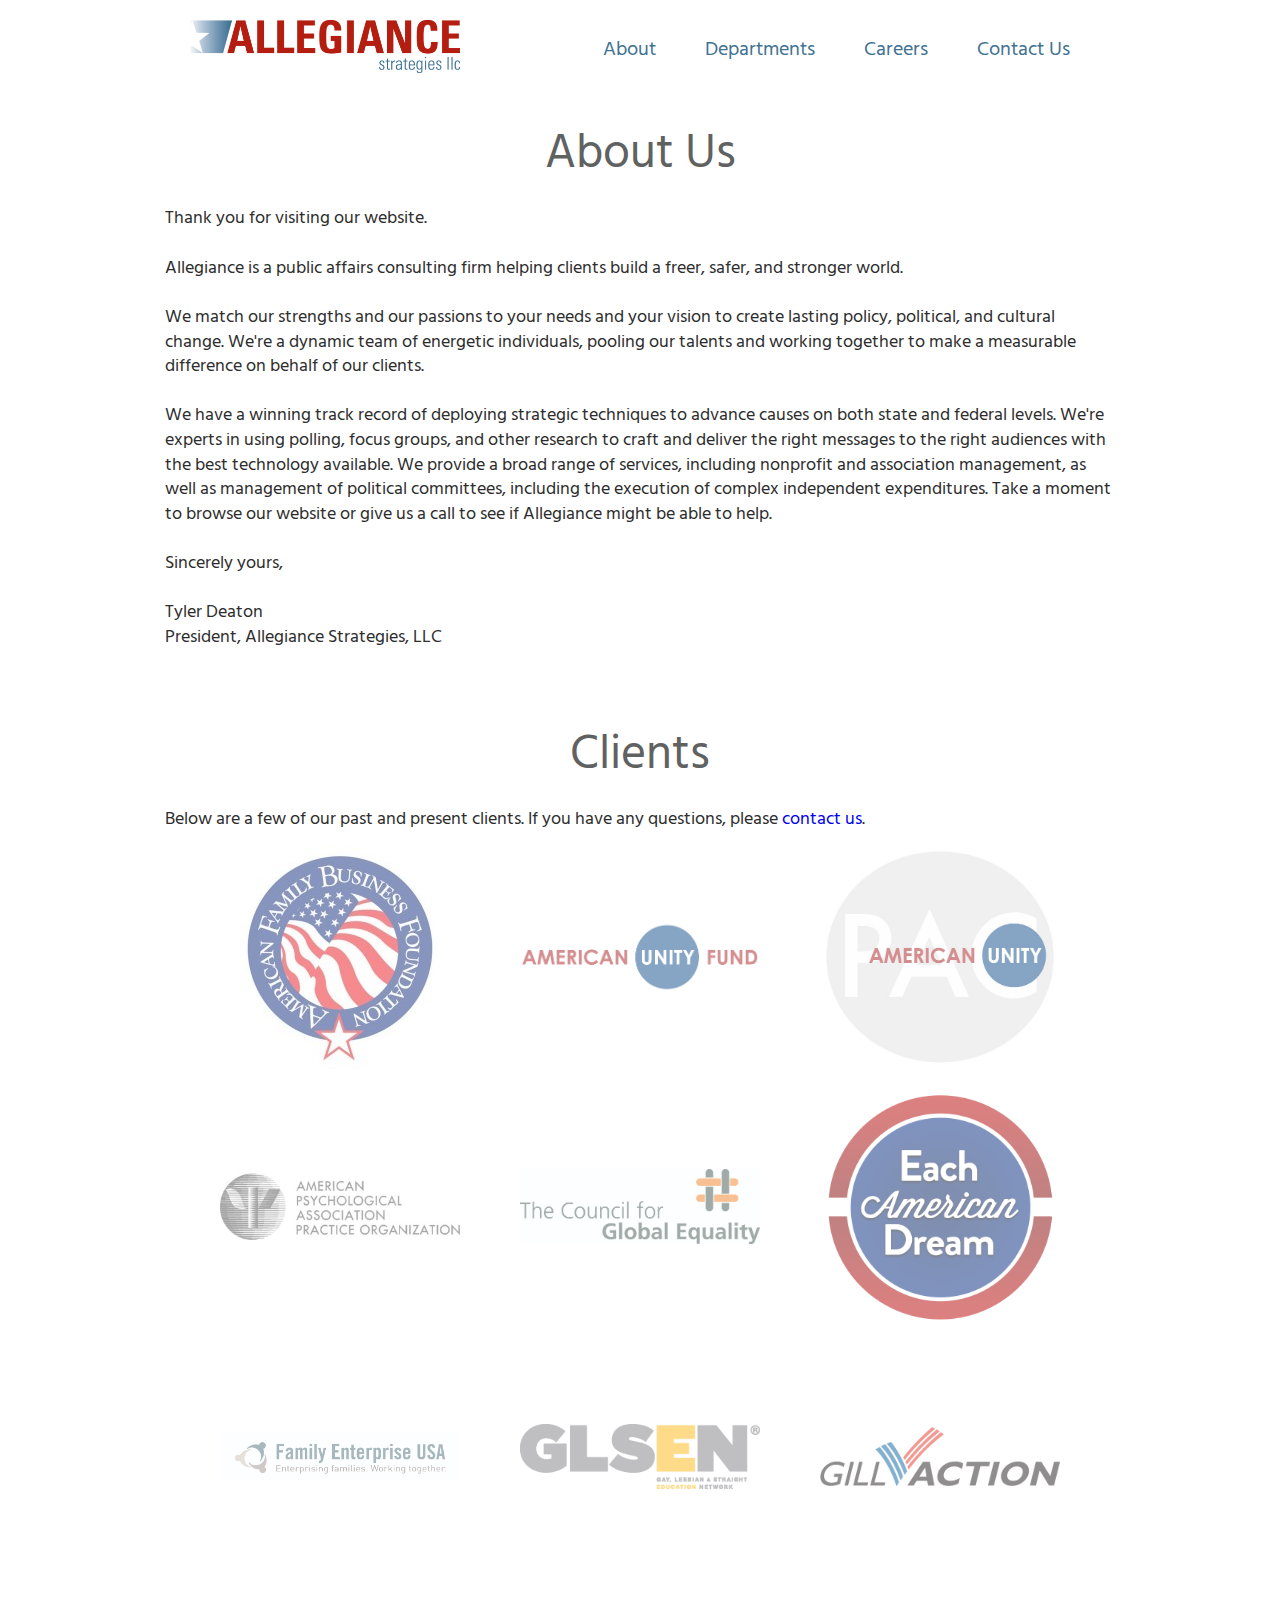
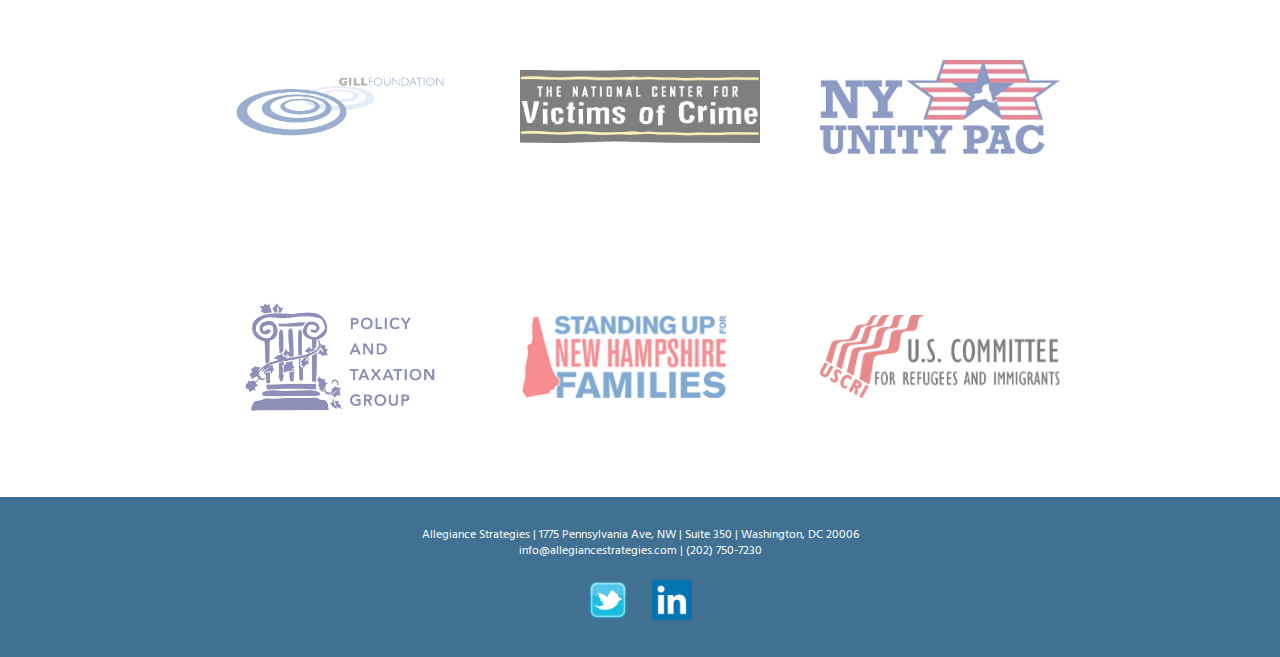
<file: about.html>
<!DOCTYPE html>
<html lang="en">
	<head>
    	<meta charset="utf-8">
    	<meta name="description" content="Allegiance Strategies, LLC is a niche public affairs consulting firm focused on helping clients achieve a pro-growth, competitive, and inclusive America.">

		<title>About Us</title>
		<link href='https://fonts.googleapis.com/css?family=Hind+Siliguri:400,700,500' rel='stylesheet' type='text/css'>
		<link rel="icon" type="image/png" href="images/allstrat_logo_favicon.png">
		<meta name="viewport" content="width=device-width, initial-scale=1">
		<!-- external CSS link -->
		<link rel="stylesheet" href="css/reset.css">
		<link rel="stylesheet" href="css/style.css">
	</head>
	<body>
		<div class="container">
				<header>
					<a id="logo" href="index.html"><img src="images/allstrat_logo.png" alt="Allegiance Logo"></a>
					<nav>
						<ul class="main_menu">
							<li class="hamburger"><div class="line"></div><div class="line"></div><div class="line"></div></li>
							<li><a href="about.html" alt="about" class="dropdown">About</a>
								<ul>
									<a href="our.team.html"><li class="sub">Our Team</li></a>
								</ul>
							</li>
							<li>
								<a class="dropdown">Departments</a>
								<ul>
									<a href="advocacy.html"><li class="sub">Advocacy</li></a>
									<a href="development.html"><li class="sub">Development</li></a>
									<a href="digital.html"><li class="sub">Digital</li></a>
									<a href="events.html"><li class="sub">Events</li></a>
								</ul>
							</li>
							<li><a href="careers.html">Careers</a></li>
							<li><a href="contact.us.html">Contact Us</a></li>
							
						</ul>

					</nav>

				</header>

	<div class="body_about">
		<section id="AllStrat_description">
			<h1>About Us</h1>
			<p>Thank you for visiting our website. <br><br>Allegiance is a public affairs consulting firm helping clients build a freer, safer, and stronger world.<br><br>

We match our strengths and our passions to your needs and your vision to create lasting policy, political, and cultural change. We're a dynamic team of energetic individuals, pooling our talents and working together to make a measurable difference on behalf of our clients. <br><br>
 
We have a winning track record of deploying strategic techniques to advance causes on both state and federal levels. We're experts in using polling, focus groups, and other research to craft and deliver the right messages to the right audiences with the best technology available. We provide a broad range of services, including nonprofit and association management, as well as management of political committees, including the execution of complex independent expenditures. Take a moment to browse our website or give us a call to see if Allegiance might be able to help.<br><br>

Sincerely yours,<br><br>

Tyler Deaton<br>
President, Allegiance Strategies, LLC</p>
		</section>
		<section id="clients">
			<h1>Clients</h1>
			<p>Below are a few of our past and present clients. If you have any questions, please <a href="contact.us.html">contact us</a>.</p>
			<section id="descriptions">

				<div class="client_description">
					<img src="images/client logos/AFBF_logo.jpg" alt="American Family Business Foundation logo">
				</div>

				<div class="client_description">
					<img src="images/client logos/AUF_Logo_HighRes.jpg" alt="AUF logo">
				</div>

				<div class="client_description">
					<img src="images/client logos/AUPAC logo.jpeg" alt="AUPAC logo">
				</div>

				<div class="client_description">
					<img src="images/client logos/APAPO_logo.gif" alt="APAPO logo">
				</div>

				<div class="client_description">
					<img src="images/client logos/CGE_logo.jpg" alt="Council for Global Equality logo">
				</div>

				<div class="client_description">
					<img src="images/client logos/EAD logo revised sizable.png" alt="EAD logo">
				</div>

				<div class="client_description">
					<img src="images/client logos/FEUSA Logo .jpg" alt="FEUSA logo">
				</div>

				<div class="client_description">
					<img src="images/client logos/GLSEN_logo.png" alt="GLSEN logo">
				</div>

				<div class="client_description">
					<img src="images/client logos/GillAction_logo.jpg" alt="Gill Action logo">
				</div>

				<div class="client_description">
					<img src="images/client logos/gill_logo.jpg" alt="Gill Foundation logo">
				</div>

				<div class="client_description">
					<img src="images/client logos/NCVC_logo.png" alt="National Center for Victims of Crime logo">
				</div>

				<div class="client_description">
					<img src="images/client logos/NYUP_logo.png" alt="New York Unity PAC logo">
				</div>

				<div class="client_description">
					<img src="images/client logos/PaTG_LOGO_blue.jpg" alt="PATG logo">
				</div>

				<div class="client_description">
					<img src="images/client logos/standing-up-for-nh-families_logo.png" alt="Standing Up for New Hampshire Families logo">
				</div>
				
				<div class="client_description">
					<img src="images/client logos/USCRI-Logo.png" alt="USCRI logo">
				</div>

			</section>
			</section>
		
	</div>

		
</div>
<footer>
			<div class="container">
				<h4>Allegiance Strategies  |  1775 Pennsylvania Ave, NW  |  Suite 350  |  Washington, DC 20006<br> info@allegiancestrategies.com  |  (202) 750-7230</h4>
				<a href="http://www.twitter.com/allstratllc"><img src="images/twitter.png" alt="twitter"></a>
				<a href="https://www.linkedin.com/company/allegiance-strategies-llc"><img src="images/LinkedIn.png"></a>
			</div>
		</footer>

				<script src="https://ajax.googleapis.com/ajax/libs/jquery/1.12.0/jquery.min.js"></script>
			    <script src="https://maxcdn.bootstrapcdn.com/bootstrap/3.3.6/js/bootstrap.min.js"></script>
							
				<script src="js/scripts.js" type="text/javascript"></script>
</body>
</html>
</file>
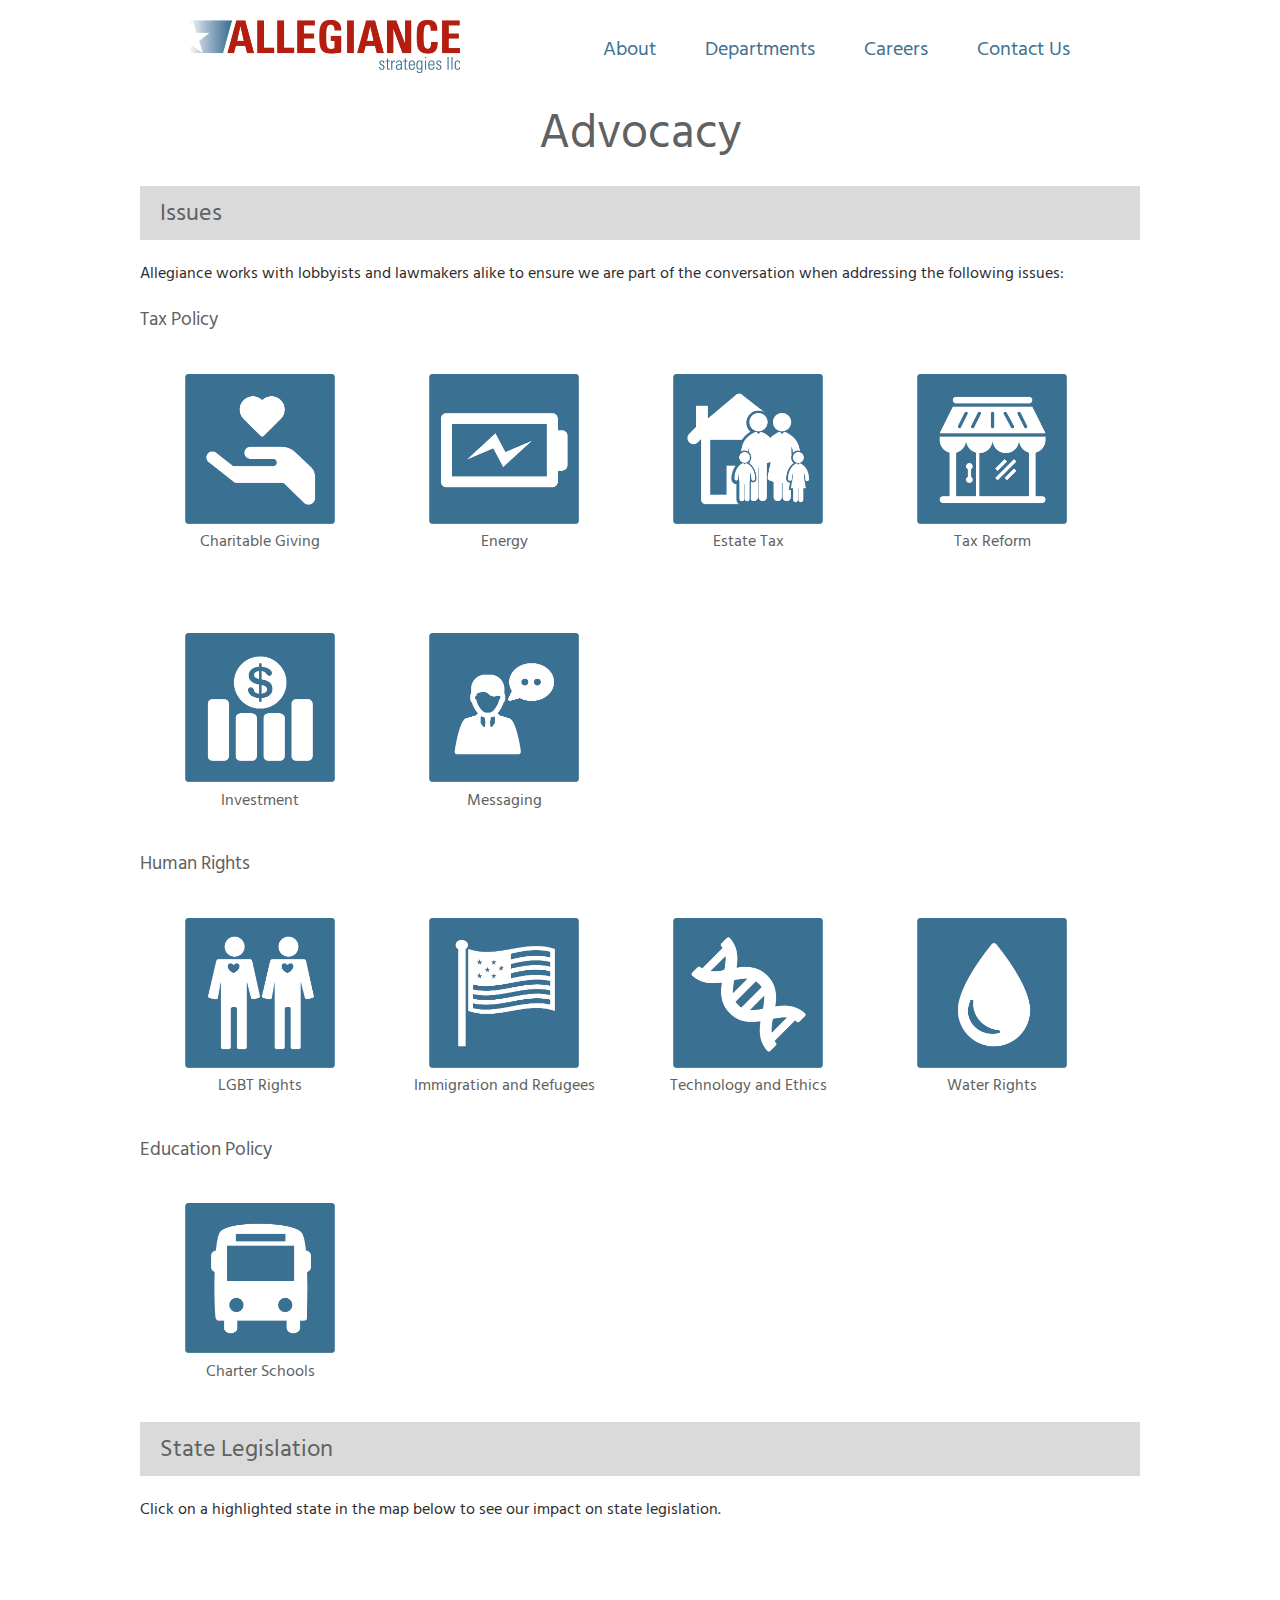
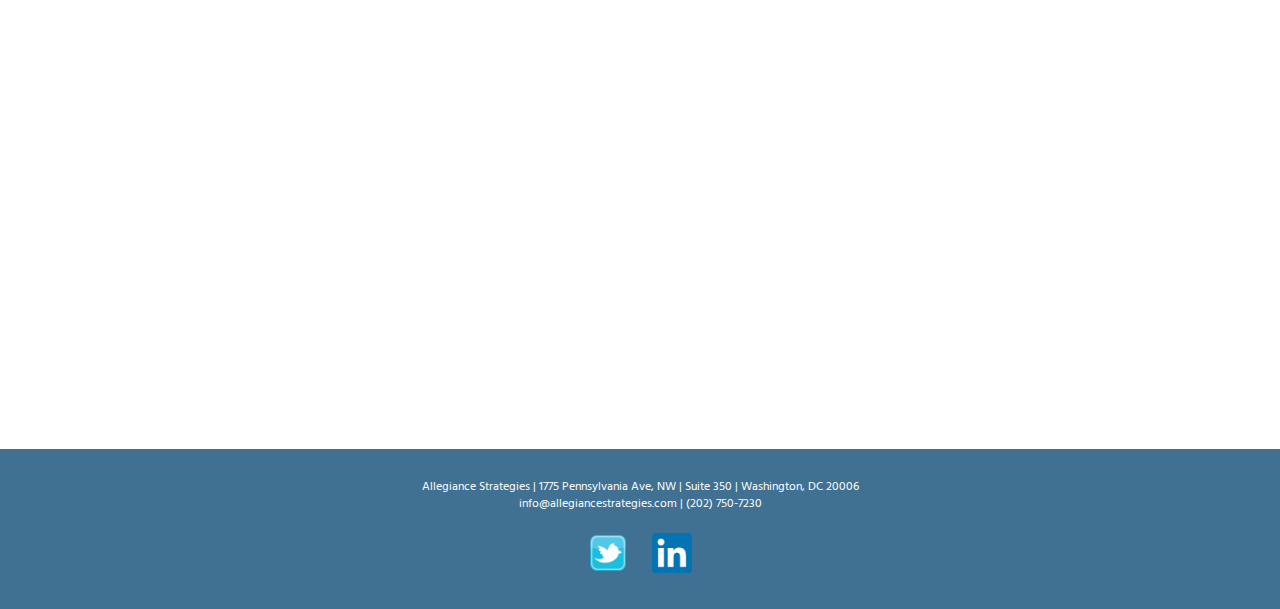
<file: advocacy.html>
<!DOCTYPE html>
<html lang="en">
	<head>
    	<meta charset="utf-8">
    	<meta name="description" content="Allegiance Strategies, LLC is a niche public affairs consulting firm focused on helping clients achieve a pro-growth, competitive, and inclusive America.">

		<title>Advocacy</title>
		<meta name="viewport" content="width=device-width, initial-scale=1">
		<link href='https://fonts.googleapis.com/css?family=Hind+Siliguri:400,700,500' rel='stylesheet' type='text/css'>
		<link rel="icon" type="image/png" href="images/allstrat_logo_favicon.png">


		<!-- external CSS link -->
		<link rel="stylesheet" href="css/reset.css">
		<link rel="stylesheet" href="css/style.css">

		
	</head>
	<body>
		<div class="container">
				<header>
					<a id="logo" href="index.html"><img src="images/allstrat_logo.png" alt="Allegiance Logo"></a>
					<nav>
						<ul class="main_menu">
							<li class="hamburger"><div class="line"></div><div class="line"></div><div class="line"></div></li>
							<li><a href="about.html" alt="about" class="dropdown">About</a>
								<ul>
									<a href="our.team.html"><li class="sub">Our Team</li></a>
								</ul>
							</li>
							<li>
								<a class="dropdown">Departments</a>
								<ul>
									<a href="advocacy.html"><li class="sub">Advocacy</li></a>
									<a href="development.html"><li class="sub">Development</li></a>
									<a href="digital.html"><li class="sub">Digital</li></a>
									<a href="events.html"><li class="sub">Events</li></a>
								</ul>
							</li>
							<li><a href="careers.html">Careers</a></li>
							<li><a href="contact.us.html">Contact Us</a></li>
							
						</ul>

					</nav>

				</header>
			<section id="advocacy">
				<h1>Advocacy</h1>
				<h2>Issues</h2><br>
				<p>Allegiance works with lobbyists and lawmakers alike to ensure we are part of the conversation when addressing the following issues:</p><br>

				<h3>Tax Policy</h3>
				<section class="giving">
					<img src="images/advocacy/giving icon.png" alt="Charitable Giving" class="readgiving"><br>
					<h4 class="readgiving">Charitable Giving</h4>
					<p class="hide" id="show_giving_on_click">Protecting the charitable dedution so businesses and individuals remain incentivized to give generously.</p>
				</section>

				<section class="energy">
					<img src="images/advocacy/energy icon.png" alt="Energy" class="readenergy"><br>
					<h4 class="readenergy">Energy</h4>
					<p class="hide" id="show_energy_on_click">Whether through the promotion of renewable energy technoligies or expanded fossil fuel production, tax incentives are crucial to the energy sector.</p>
				</section>

				<section class="estatetax">
					<img src="images/advocacy/estate_tax icon.png" alt="Estate Tax" class="readestatetax"><br>
					<h4 class="readlestatetax">Estate Tax</h4>
					<p class="hide" id="show_estate_on_click">Taxing someone's life's work at death is bad policy. We fight for repeal so businesses can survive across generations.</p>
				</section>

				<section class="taxReform">
					<img src="images/advocacy/tax reform icon.png" alt="Tax Reform" class="readtax"><br>
					<h4 class="readtax">Tax Reform</h4>
					<p class="hide" id="show_tax_on_click">Fighting to keep tax rates low and protecting important tax policies like expensing, depreciation, and accounting methods such as LIFO.</p>
				</section>

				<section class="investment">
					<img src="images/advocacy/investment icon.png" alt="Investment" class="readinvestment"><br>
					<h4 class="readinvestment">Investment</h4>
					<p class="hide" id="show_investment_on_click">We seek low tax rates on capital gains and dividends. Our tax code should encourage investment in our economy.</p>
				</section>

				<section class="messaging">
					<img src="images/advocacy/messaging icon.png" alt="Messaging" class="readmessaging"><br>
					<h4 class="readmessaging">Messaging</h4>
					<p class="hide" id="show_message_on_click">Through our work with Policy and Taxation Group, we are teaching lawmakers and opinion leaders how to most effectively discuss economic issues.</p>
				</section>

				<h3>Human Rights</h3>

				<section class="lgbt">
					<img src="images/advocacy/lgbt icon.png" alt="LGBT" class="readlgbt"><br>
					<h4 class="readlgbt">LGBT Rights</h4>
					<p class="hide" id="show_lgbt_on_click">We fight for the freedom to marry both nationally and in each state. We also seek to end discrimination in housing, employment, and public accomodations.</p>
				</section>

				<section class="immigration">
					<img src="images/advocacy/immigration icon.png" alt="Immigration" class="readimmigration"><br>
					<h4 class="readimmigration">Immigration and Refugees</h4>
					<p class="hide" id="show_immigration_on_click">Immigrants come to the US to pursue the American Dream and often to escape persecution. These people need a voice.</p>
				</section>

				<section class="technology">
					<img src="images/advocacy/technology icon.png" alt="Technology and Ethics" class="readtech"><br>
					<h4 class="readtech">Technology and Ethics</h4>
					<p class="hide" id="show_tech_on_click">Technology is advancing at an exponential rate, and the law is struggling to keep up to speed.</p>
				</section>

				<section class="water">
					<img src="images/advocacy/water icon.png" alt="Water Rights" class="readwater"><br>
					<h4 class="readwater">Water Rights</h4>
					<p class="hide" id="show_water_on_click">People around the world struggle to obtain clean water. Access to clean water is a basic human right.</p>
				</section>

				<h3>Education Policy</h3>

				<section class="schools">
					<img src="images/advocacy/school icon.png" alt="Charter Schools" class="readschool"><br>
					<h4 class="readschool">Charter Schools</h4>
					<p class="hide" id="show_schools_on_click">The freedom to choose where our children are educated should be a fundamental right. Every student deserves a quality education.</p>
				</section>

				<h2>State Legislation</h2><br>
				<p>Click on a highlighted state in the map below to see our impact on state legislation.</p><br>
				<iframe width='100%' height='500px' frameBorder='0' src='https://a.tiles.mapbox.com/v4/taylorhiden.p5fjcm7o/attribution,zoompan,zoomwheel,geocoder,share.html?access_token=pk.eyJ1IjoidGF5bG9yaGlkZW4iLCJhIjoiY2lrbjJ4cDZ2MHNuaXV4a21pNmM0MzEzcyJ9.-8SnjtuV9WiX977pCzytmg'></iframe>

				
</section>

</div>
	<footer>
			<div class="container">
				<h4>Allegiance Strategies  |  1775 Pennsylvania Ave, NW  |  Suite 350  |  Washington, DC 20006<br> info@allegiancestrategies.com  |  (202) 750-7230</h4>
				<a href="http://www.twitter.com/allstratllc"><img src="images/twitter.png" alt="twitter"></a>
				<a href="https://www.linkedin.com/company/allegiance-strategies-llc"><img src="images/LinkedIn.png"></a>
			</div>
	</footer>

				<script src="https://ajax.googleapis.com/ajax/libs/jquery/1.12.0/jquery.min.js"></script>
			    <script src="https://maxcdn.bootstrapcdn.com/bootstrap/3.3.6/js/bootstrap.min.js"></script>
							
				<script src="js/scripts.js" type="text/javascript"></script>

			</body>

			</html>
</file>
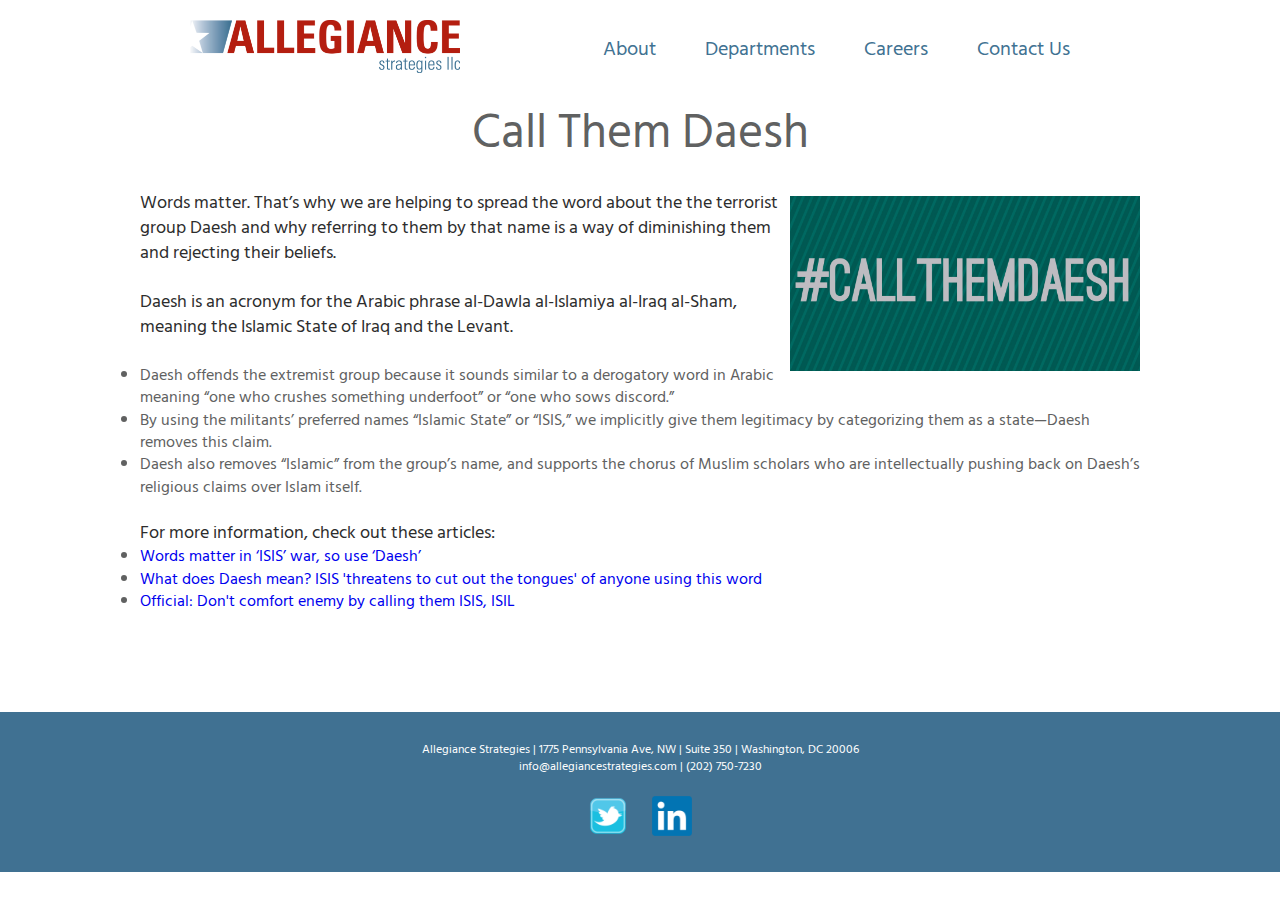
<file: callthemdaesh.html>
<!DOCTYPE html>
<html lang="en">
	<head>
    	<meta charset="utf-8">
    	<meta name="description" content="Allegiance Strategies, LLC is a niche public affairs consulting firm focused on helping clients achieve a pro-growth, competitive, and inclusive America.">

		<title>Call Them Daesh</title>
		<link href='https://fonts.googleapis.com/css?family=Hind+Siliguri:400,700,500' rel='stylesheet' type='text/css'>
		<link rel="icon" type="image/png" href="images/allstrat_logo_favicon.png">
		<meta name="viewport" content="width=device-width, initial-scale=1">
		<!-- Latest compiled and minified CSS -->
		<link rel="stylesheet" href="https://maxcdn.bootstrapcdn.com/bootstrap/3.3.6/css/bootstrap.min.css" integrity="sha384-1q8mTJOASx8j1Au+a5WDVnPi2lkFfwwEAa8hDDdjZlpLegxhjVME1fgjWPGmkzs7" crossorigin="anonymous">
		<!-- external CSS link -->
		<link rel="stylesheet" href="css/reset.css">
		<link rel="stylesheet" href="css/style.css">
	</head>
	<body>
		<div class="container">
				<header>
					<a id="logo" href="index.html"><img src="images/allstrat_logo.png" alt="Allegiance Logo"></a>
					<nav>
						<ul class="main_menu">
							<li class="hamburger"><div class="line"></div><div class="line"></div><div class="line"></div></li>
							<li><a href="about.html" alt="about" class="dropdown">About</a>
								<ul>
									<a href="our.team.html"><li class="sub">Our Team</li></a>
								</ul>
							</li>
							<li>
								<a class="dropdown">Departments</a>
								<ul>
									<a href="advocacy.html"><li class="sub">Advocacy</li></a>
									<a href="development.html"><li class="sub">Development</li></a>
									<a href="digital.html"><li class="sub">Digital</li></a>
									<a href="events.html"><li class="sub">Events</li></a>
								</ul>
							</li>
							<li><a href="careers.html">Careers</a></li>
							<li><a href="contact.us.html">Contact Us</a></li>
							
						</ul>

					</nav>

				</header>

			<section id="call_them_daesh">
				<h1>Call Them Daesh</h1>

				<img src="images/callthemdaesh.jpg" alt="Call them Daesh" id="Daesh_img"><p id="daesh_description">Words matter.  That’s why we are helping to spread the word about the the terrorist group Daesh and why referring to them by that name is a way of diminishing them and rejecting their beliefs.  <br><br>

Daesh is an acronym for the Arabic phrase al-Dawla al-Islamiya al-Iraq al-Sham, meaning the Islamic State of Iraq and the Levant.<br><br></p>

<ul>
	<li type="disc">Daesh offends the extremist group because it sounds similar to a derogatory word in Arabic meaning “one who crushes something underfoot” or “one who sows discord.”</li>
<li type="disc">By using the militants’ preferred names “Islamic State” or “ISIS,” we implicitly give them legitimacy by categorizing them as a state—Daesh removes this claim.</li>
<li type="disc">Daesh also removes “Islamic” from the group’s name, and supports the chorus of Muslim scholars who are intellectually pushing back on Daesh’s religious claims over Islam itself.</li></ul><br>
<p>For more information, check out these articles:</p>

<ul>
	<li type="disc"><a href="https://www.bostonglobe.com/opinion/2014/10/09/words-matter-isis-war-use-daesh/V85GYEuasEEJgrUun0dMUP/story.html">Words matter in ‘ISIS’ war, so use ‘Daesh’</a></li>
<li type="disc"><a href="http://www.mirror.co.uk/news/world-news/what-daesh-mean-isis-threatens-6841468">What does Daesh mean? ISIS 'threatens to cut out the tongues' of anyone using this word</a></li>
<li type="disc"><a href="http://www.militarytimes.com/story/military/pentagon/2014/12/19/daesh-not-isil/20600351/">Official: Don't comfort enemy by calling them ISIS, ISIL</a></li>
</ul>


			</section>

</div>

<footer>
		<div class="container">
				<h4>Allegiance Strategies  |  1775 Pennsylvania Ave, NW  |  Suite 350  |  Washington, DC 20006<br> info@allegiancestrategies.com  |  (202) 750-7230</h4>
				<a href="http://www.twitter.com/allstratllc"><img src="images/twitter.png" alt="twitter"></a>
				<a href="https://www.linkedin.com/company/allegiance-strategies-llc"><img src="images/LinkedIn.png"></a>
			</div>
		</footer>

		<script src="https://ajax.googleapis.com/ajax/libs/jquery/1.10.2/jquery.min.js" type="text/javascript"></script>
		<script src="https://maxcdn.bootstrapcdn.com/bootstrap/3.3.6/js/bootstrap.min.js"></script>
		<script src="js/scripts.js" type="text/javascript"></script>
</body>
</html>
</file>
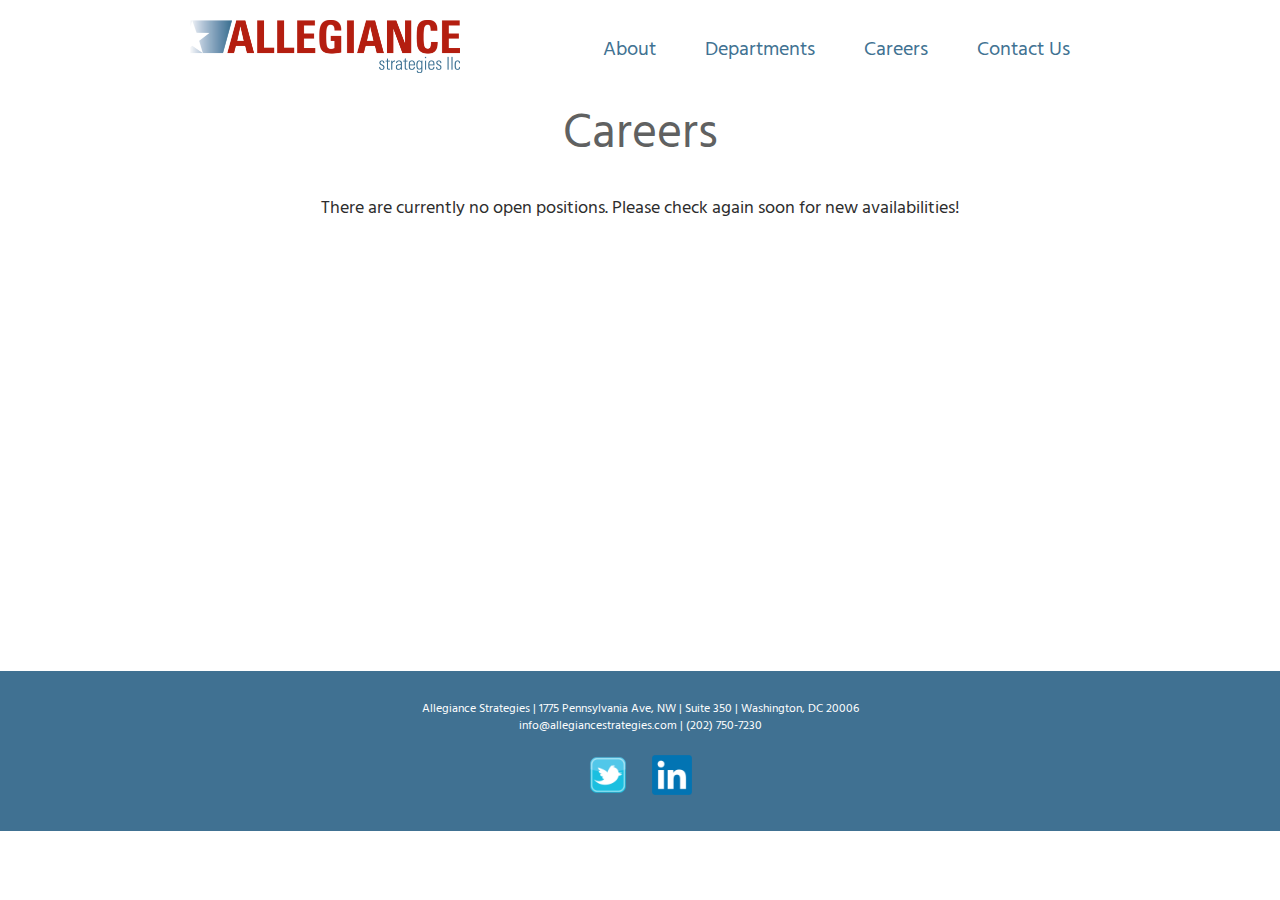
<file: careers.html>
<!DOCTYPE html>
<html lang="en">
	<head>
    	<meta charset="utf-8">
    	<meta name="description" content="Allegiance Strategies, LLC is a niche public affairs consulting firm focused on helping clients achieve a pro-growth, competitive, and inclusive America.">

		<title>Careers</title>
		<link href='https://fonts.googleapis.com/css?family=Hind+Siliguri:400,700,500' rel='stylesheet' type='text/css'>
		<link rel="icon" type="image/png" href="images/allstrat_logo_favicon.png">
		<meta name="viewport" content="width=device-width, initial-scale=1">
		<!-- external CSS link -->
		<link rel="stylesheet" href="css/reset.css">
		<link rel="stylesheet" href="css/style.css">
	</head>
	<body>
		<div class="container">
				<header>
					<a id="logo" href="index.html"><img src="images/allstrat_logo.png" alt="Allegiance Logo"></a>
					<nav>
						<ul class="main_menu">
							<li class="hamburger"><div class="line"></div><div class="line"></div><div class="line"></div></li>
							<li><a href="about.html" alt="about" class="dropdown">About</a>
								<ul>
									<a href="our.team.html"><li class="sub">Our Team</li></a>
								</ul>
							</li>
							<li>
								<a class="dropdown">Departments</a>
								<ul>
									<a href="advocacy.html"><li class="sub">Advocacy</li></a>
									<a href="development.html"><li class="sub">Development</li></a>
									<a href="digital.html"><li class="sub">Digital</li></a>
									<a href="events.html"><li class="sub">Events</li></a>
								</ul>
							</li>
							<li><a href="careers.html">Careers</a></li>
							<li><a href="contact.us.html">Contact Us</a></li>
							
						</ul>

					</nav>

				</header>

				<section id="careers">
					<h1>Careers</h1>
					<p> There are currently no open positions. Please check again soon for new availabilities!</p>
				</section>


</div>

<footer>
			<div class="container">
				<h4>Allegiance Strategies  |  1775 Pennsylvania Ave, NW  |  Suite 350  |  Washington, DC 20006<br> info@allegiancestrategies.com  |  (202) 750-7230</h4>
				<a href="http://www.twitter.com/allstratllc"><img src="images/twitter.png" alt="twitter"></a>
				<a href="https://www.linkedin.com/company/allegiance-strategies-llc"><img src="images/LinkedIn.png"></a>
			</div>
		</footer>

				<script src="https://ajax.googleapis.com/ajax/libs/jquery/1.12.0/jquery.min.js"></script>
			    <script src="https://maxcdn.bootstrapcdn.com/bootstrap/3.3.6/js/bootstrap.min.js"></script>
							
				<script src="js/scripts.js" type="text/javascript"></script>
</body>
</html>
</file>
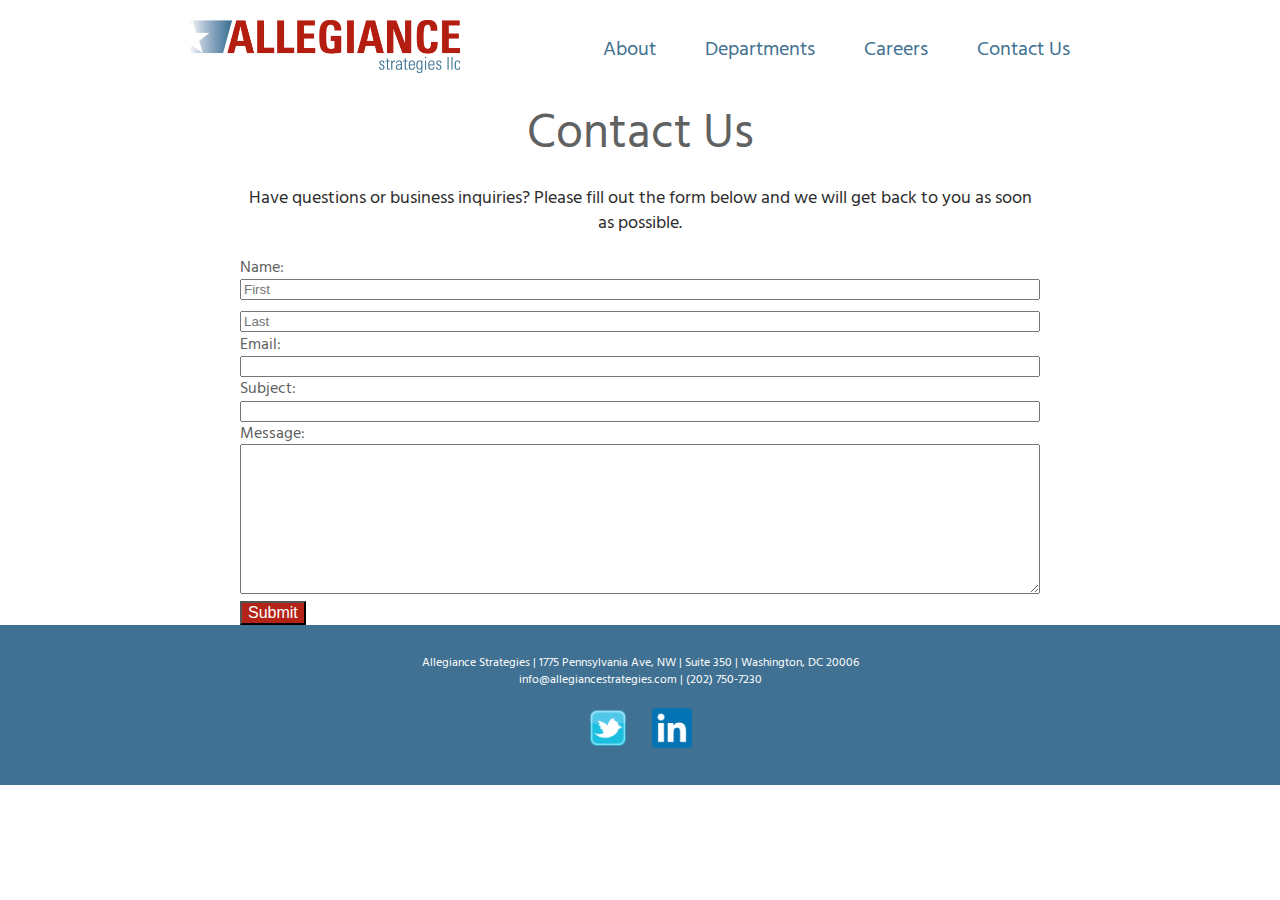
<file: contact.us.html>
<!DOCTYPE html>
<html lang="en">
	<head>
    	<meta charset="utf-8">
    	<meta name="description" content="Allegiance Strategies, LLC is a niche public affairs consulting firm focused on helping clients achieve a pro-growth, competitive, and inclusive America.">

		<title>Contact Us</title>
		<link href='https://fonts.googleapis.com/css?family=Hind+Siliguri:400,700,500' rel='stylesheet' type='text/css'>
		<link rel="icon" type="image/png" href="images/allstrat_logo_favicon.png">
		<meta name="viewport" content="width=device-width, initial-scale=1">
		<!-- Latest compiled and minified CSS -->
<link rel="stylesheet" href="https://maxcdn.bootstrapcdn.com/bootstrap/3.3.6/css/bootstrap.min.css" integrity="sha384-1q8mTJOASx8j1Au+a5WDVnPi2lkFfwwEAa8hDDdjZlpLegxhjVME1fgjWPGmkzs7" crossorigin="anonymous">

		<!-- external CSS link -->
		<link rel="stylesheet" href="css/reset.css">
		<link rel="stylesheet" href="css/style.css">
	</head>
	<body>
		<div class="container">
				<header>
					<a id="logo" href="index.html"><img src="images/allstrat_logo.png" alt="Allegiance Logo"></a>
					<nav>
						<ul class="main_menu">
							<li class="hamburger"><div class="line"></div><div class="line"></div><div class="line"></div></li>
							<li><a href="about.html" alt="about" class="dropdown">About</a>
								<ul>
									<a href="our.team.html"><li class="sub">Our Team</li></a>
								</ul>
							</li>
							<li>
								<a class="dropdown">Departments</a>
								<ul>
									<a href="advocacy.html"><li class="sub">Advocacy</li></a>
									<a href="development.html"><li class="sub">Development</li></a>
									<a href="digital.html"><li class="sub">Digital</li></a>
									<a href="events.html"><li class="sub">Events</li></a>
								</ul>
							</li>
							<li><a href="careers.html">Careers</a></li>
							<li><a href="contact.us.html">Contact Us</a></li>
							
						</ul>

					</nav>

				</header>
			<section id="contact">
					<h1>Contact Us</h1>
					<p>Have questions or business inquiries? Please fill out the form below and we will get back to you as soon as possible.</p>
				<form class="form-horizontal">
					<div class="form-group">
						<label for="yourName">Name:</label>
						<input type="text" name="firstName" placeholder="First" id="first" style="width:100%">
						<input type="text" name="lastName" placeholder="Last" id="last" style="width:100%">
					</div>
					<div class="form-group">
						<label for="email">Email:</label>
						<input type="email" name="email" style="width:100%" id="email">
					</div>
					<div class="form-group">
						<label for="subject">Subject:</label>
						<input type="text" name="subject" style="width:100%" id="subject">
					</div>
					<div class="form-group">
						<label for="message">Message:</label>
						<textarea name="message" style="width:100%;height:150px;"></textarea>
					</div>
					<div class="form-group">
						<button id="submit" class="btn btn-default" type="submit">Submit</button>
					</div>
				</form>
			</section>
				

</div>
<footer>
			<div class="container">
				<h4>Allegiance Strategies  |  1775 Pennsylvania Ave, NW  |  Suite 350  |  Washington, DC 20006<br> info@allegiancestrategies.com  |  (202) 750-7230</h4>
				<a href="http://www.twitter.com/allstratllc"><img src="images/twitter.png" alt="twitter"></a>
				<a href="https://www.linkedin.com/company/allegiance-strategies-llc"><img src="images/LinkedIn.png"></a>
			</div>
		</footer>

				<script src="https://ajax.googleapis.com/ajax/libs/jquery/1.12.0/jquery.min.js"></script>
			    <script src="https://maxcdn.bootstrapcdn.com/bootstrap/3.3.6/js/bootstrap.min.js"></script>
							
				<script src="js/scripts.js" type="text/javascript"></script>
</body>
</html>
</file>
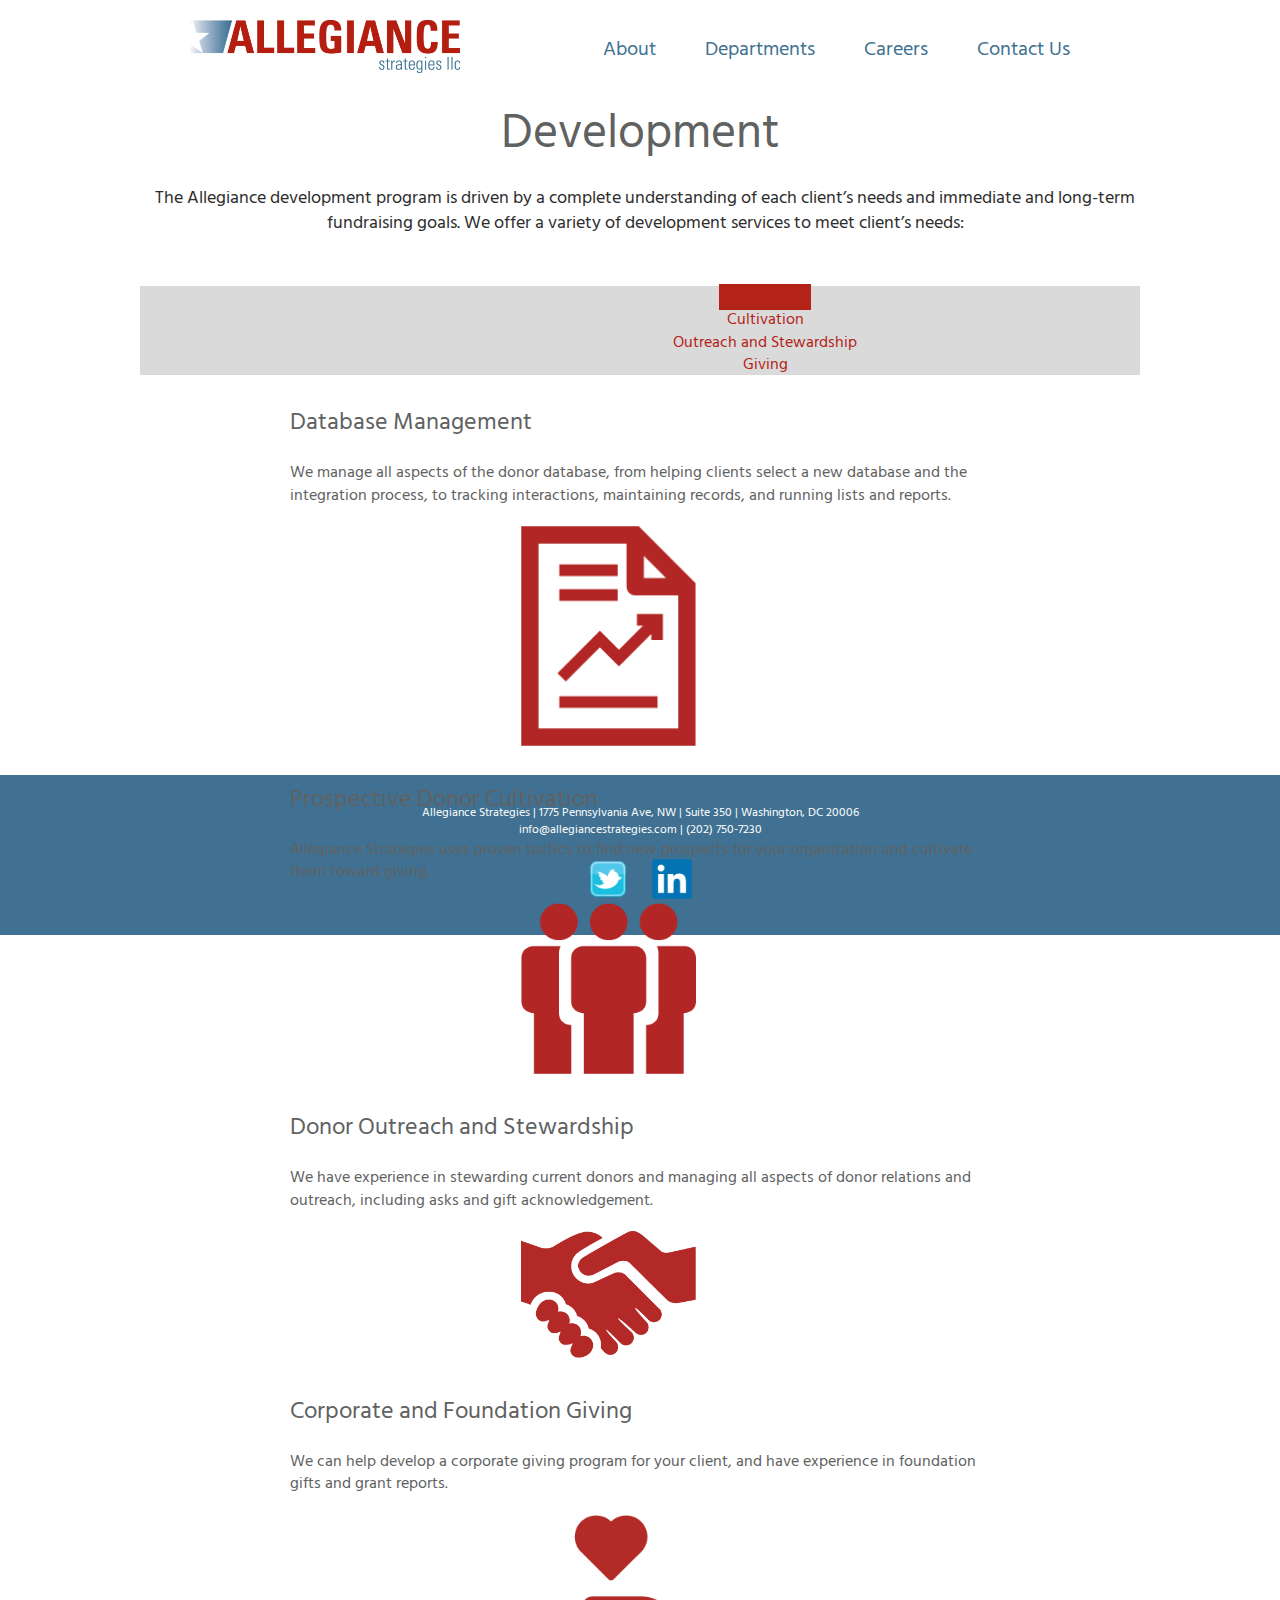
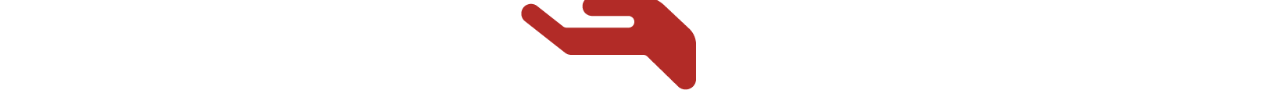
<file: development.html>
<!DOCTYPE html>
<html lang="en">
	<head>
    	<meta charset="utf-8">
    	<meta name="description" content="Allegiance Strategies, LLC is a niche public affairs consulting firm focused on helping clients achieve a pro-growth, competitive, and inclusive America.">

		<title>Development</title>
		<link href='https://fonts.googleapis.com/css?family=Hind+Siliguri:400,700,500' rel='stylesheet' type='text/css'>
		<link rel="icon" type="image/png" href="images/allstrat_logo_favicon.png">
		<meta name="viewport" content="width=device-width, initial-scale=1">
		<!-- Latest compiled and minified CSS -->
		<link rel="stylesheet" href="https://maxcdn.bootstrapcdn.com/bootstrap/3.3.6/css/bootstrap.min.css" integrity="sha384-1q8mTJOASx8j1Au+a5WDVnPi2lkFfwwEAa8hDDdjZlpLegxhjVME1fgjWPGmkzs7" crossorigin="anonymous">
		<!-- external CSS link -->
		<link rel="stylesheet" href="css/reset.css">
		<link rel="stylesheet" href="css/style.css">
	</head>
	<body>


		<div class="container">
				<header>
					<a id="logo" href="index.html"><img src="images/allstrat_logo.png" alt="Allegiance Logo"></a>
					<nav>
						<ul class="main_menu">
							<li class="hamburger"><div class="line"></div><div class="line"></div><div class="line"></div></li>
							<li><a href="about.html" alt="about" class="dropdown">About</a>
								<ul>
									<a href="our.team.html"><li class="sub">Our Team</li></a>
								</ul>
							</li>
							<li>
								<a class="dropdown">Departments</a>
								<ul>
									<a href="advocacy.html"><li class="sub">Advocacy</li></a>
									<a href="development.html"><li class="sub">Development</li></a>
									<a href="digital.html"><li class="sub">Digital</li></a>
									<a href="events.html"><li class="sub">Events</li></a>
								</ul>
							</li>
							<li><a href="careers.html">Careers</a></li>
							<li><a href="contact.us.html">Contact Us</a></li>
							
						</ul>

					</nav>

				</header>

				<section id="development">
						<h1>Development</h1>
						<p>The Allegiance development program is driven by a complete understanding of each client’s needs and immediate and long-term fundraising goals. We offer a variety of development services to meet client’s needs:

							<div id="myTabs">

							  <!-- Nav tabs -->
							  <ul class="nav nav-pills" role="tablist">
							    <li role="presentation" class="active"><a href="#DatabaseManagement" aria-controls="DatabaseManagement" role="tab" data-toggle="tab">Management</a></li>
							    <li role="presentation"><a href="#Prospective" aria-controls="Prospective" role="tab" data-toggle="tab">Cultivation</a></li>
							    <li role="presentation"><a href="#Outreach" aria-controls="Outreach" role="tab" data-toggle="tab"> Outreach and Stewardship</a></li>
							    <li role="presentation"><a href="#giving" aria-controls="giving" role="tab" data-toggle="tab">Giving</a></li>
							  </ul>

							  <!-- Tab panes -->
							  <div class="tab-content">
							    <div role="tabpanel" class="tab-pane active" id="DatabaseManagement"><h2>Database Management</h2><br>We manage all aspects of the donor database, from helping clients select a new database and the integration process, to tracking interactions, maintaining records, and running lists and reports.<br>
							    	<img src="images/dev_images/report.png" alt="report">
							    </div>

							    <div role="tabpanel" class="tab-pane " id="Prospective"><h2>Prospective Donor Cultivation</h2><br>Allegiance Strategies uses proven tactics to find new prospects for your organization and cultivate them toward giving.<br>
							    	<img src="images/dev_images/group.png" alt="group">
							    </div>

							    <div role="tabpanel" class="tab-pane " id="Outreach"><h2>Donor Outreach and Stewardship</h2><br>We have experience in stewarding current donors and managing all aspects of donor relations and outreach, including asks and gift acknowledgement. <br>
							    	<img src="images/dev_images/hand-shake.png" alt="handshake">
							    </div>

							    <div role="tabpanel" class="tab-pane " id="giving"><h2>Corporate and Foundation Giving</h2><br>We can help develop a corporate giving program for your client, and have experience in foundation gifts and grant reports.<br>
							    	<img src="images/dev_images/give.png" alt="giving">
							    </div>

							  </div>

							</div>

				</section>

			

</div>

<footer>
			<div class="container">
				<h4>Allegiance Strategies  |  1775 Pennsylvania Ave, NW  |  Suite 350  |  Washington, DC 20006<br> info@allegiancestrategies.com  |  (202) 750-7230</h4>
				<a href="http://www.twitter.com/allstratllc"><img src="images/twitter.png" alt="twitter"></a>
				<a href="https://www.linkedin.com/company/allegiance-strategies-llc"><img src="images/LinkedIn.png"></a>
			</div>
		</footer>

		<script src="https://ajax.googleapis.com/ajax/libs/jquery/1.10.2/jquery.min.js" type="text/javascript"></script>
		<script src="https://maxcdn.bootstrapcdn.com/bootstrap/3.3.6/js/bootstrap.min.js"></script>
		<script src="js/scripts.js" type="text/javascript"></script>
</body>
</html>
</file>
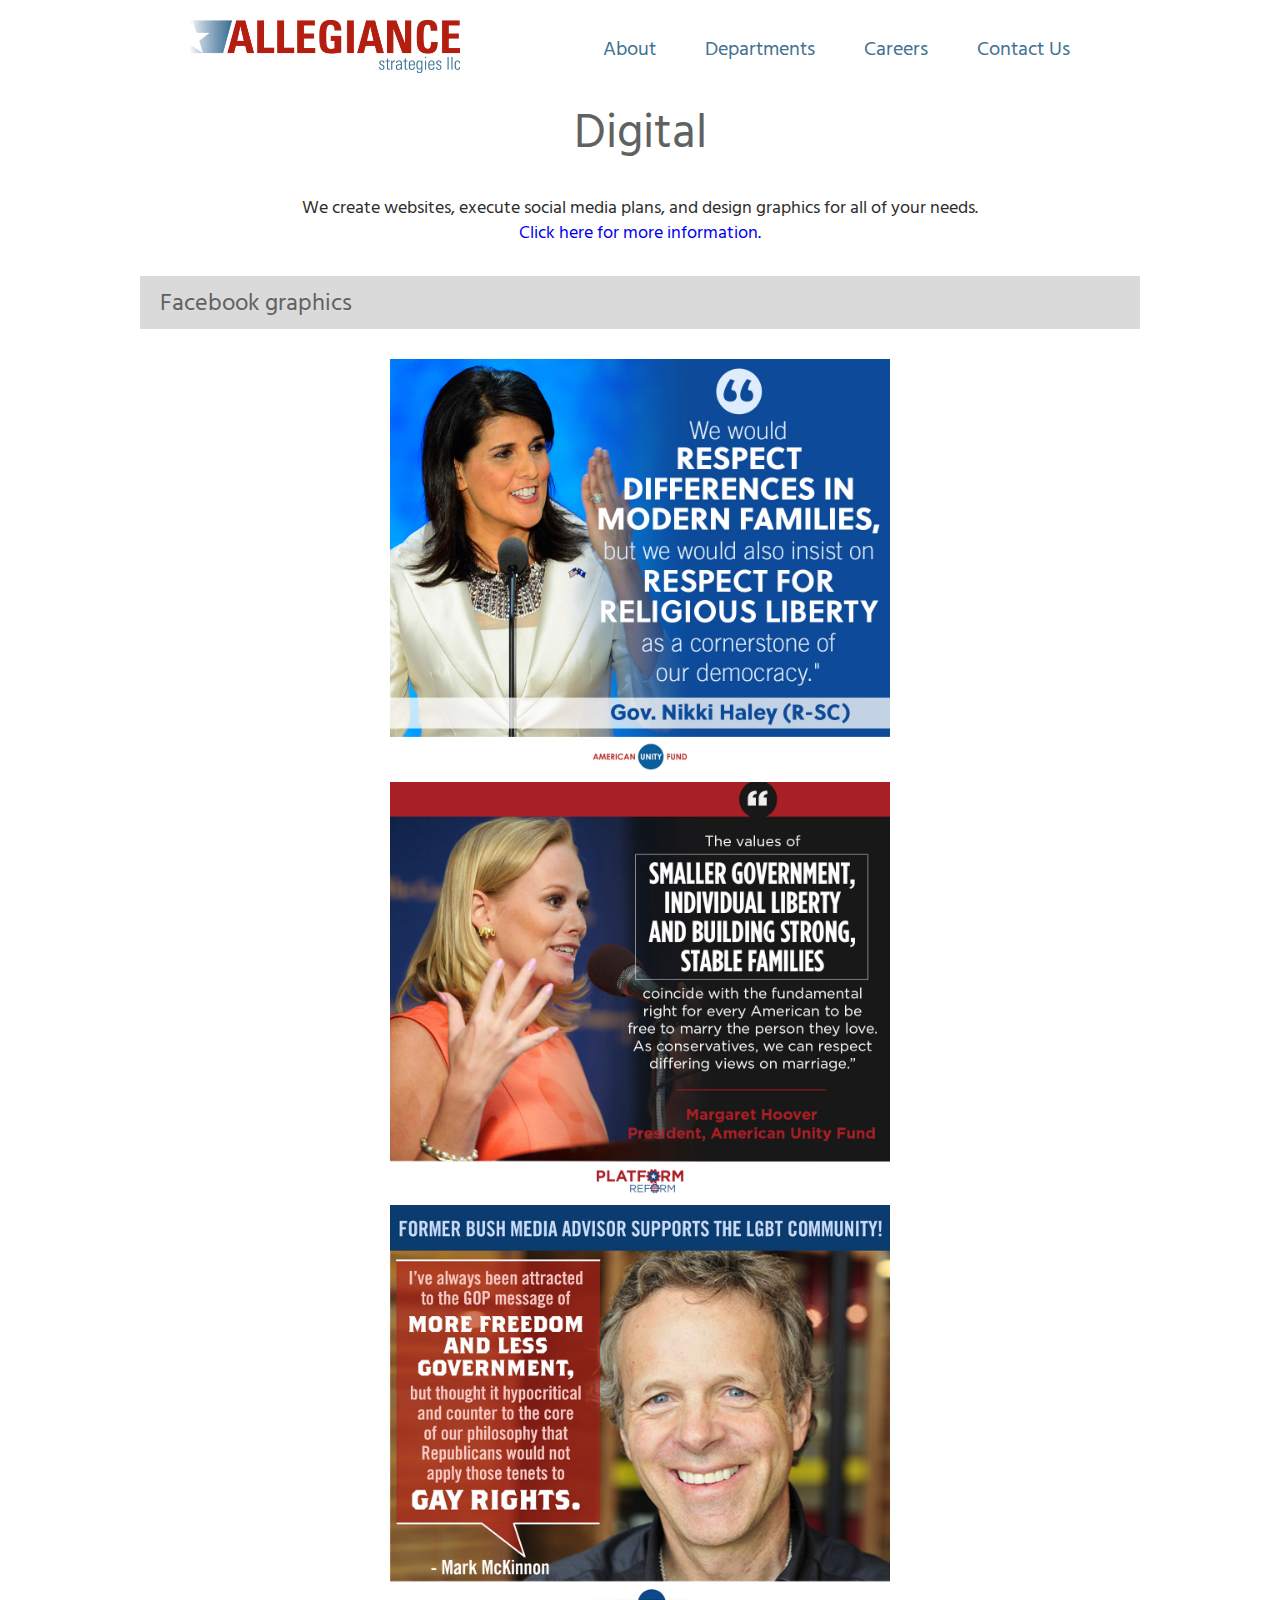
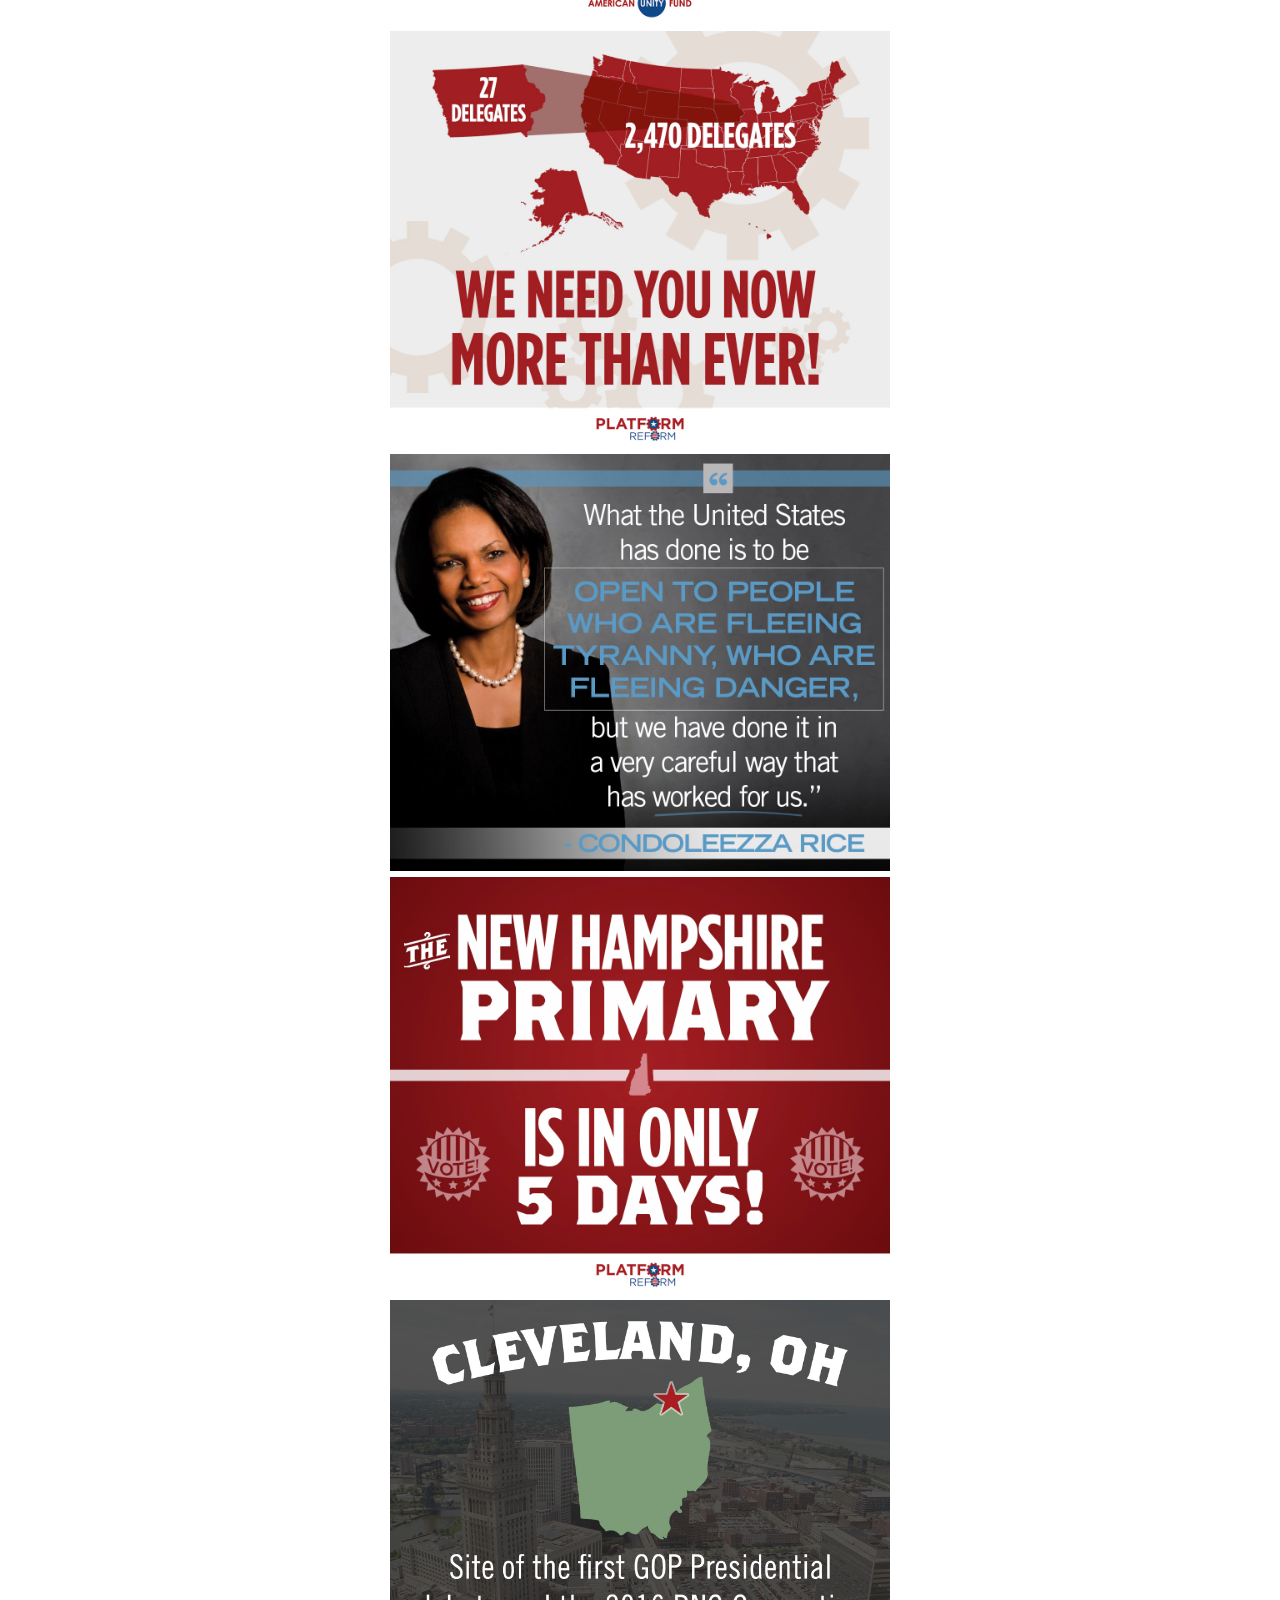
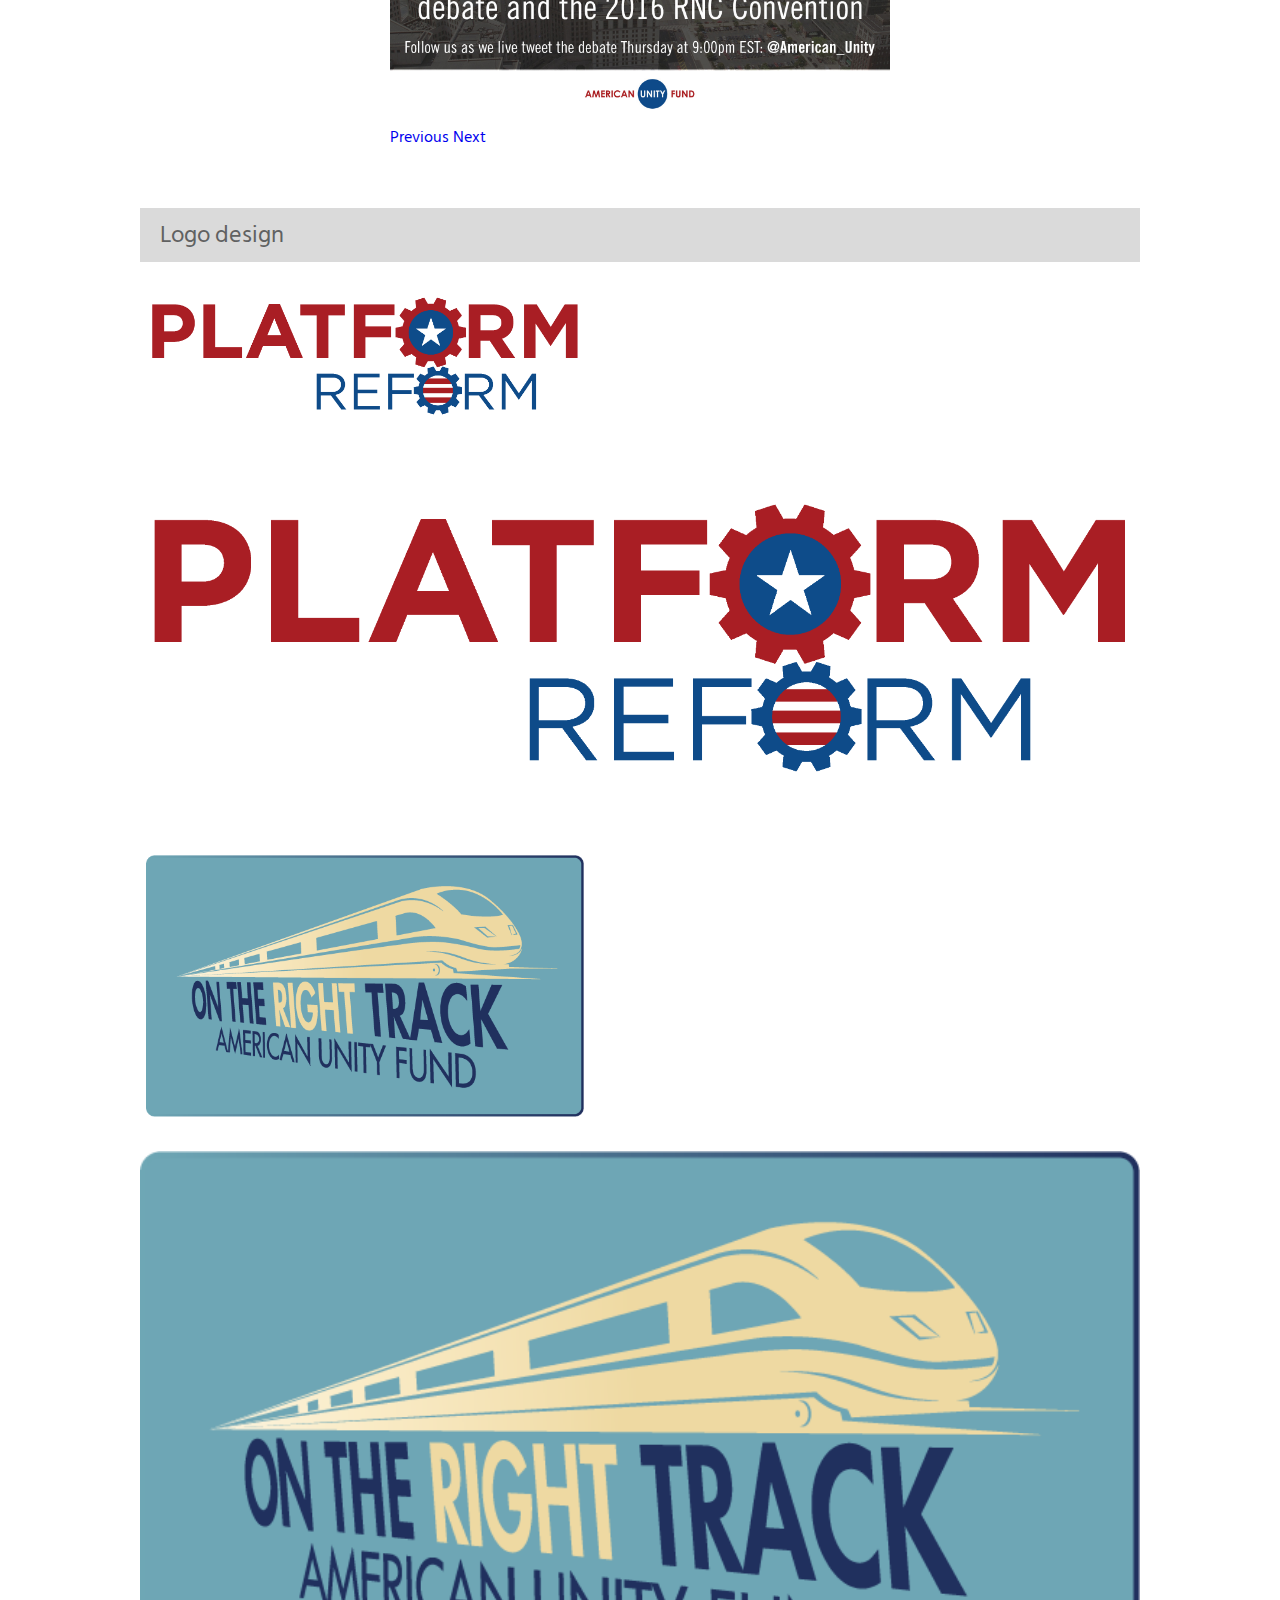
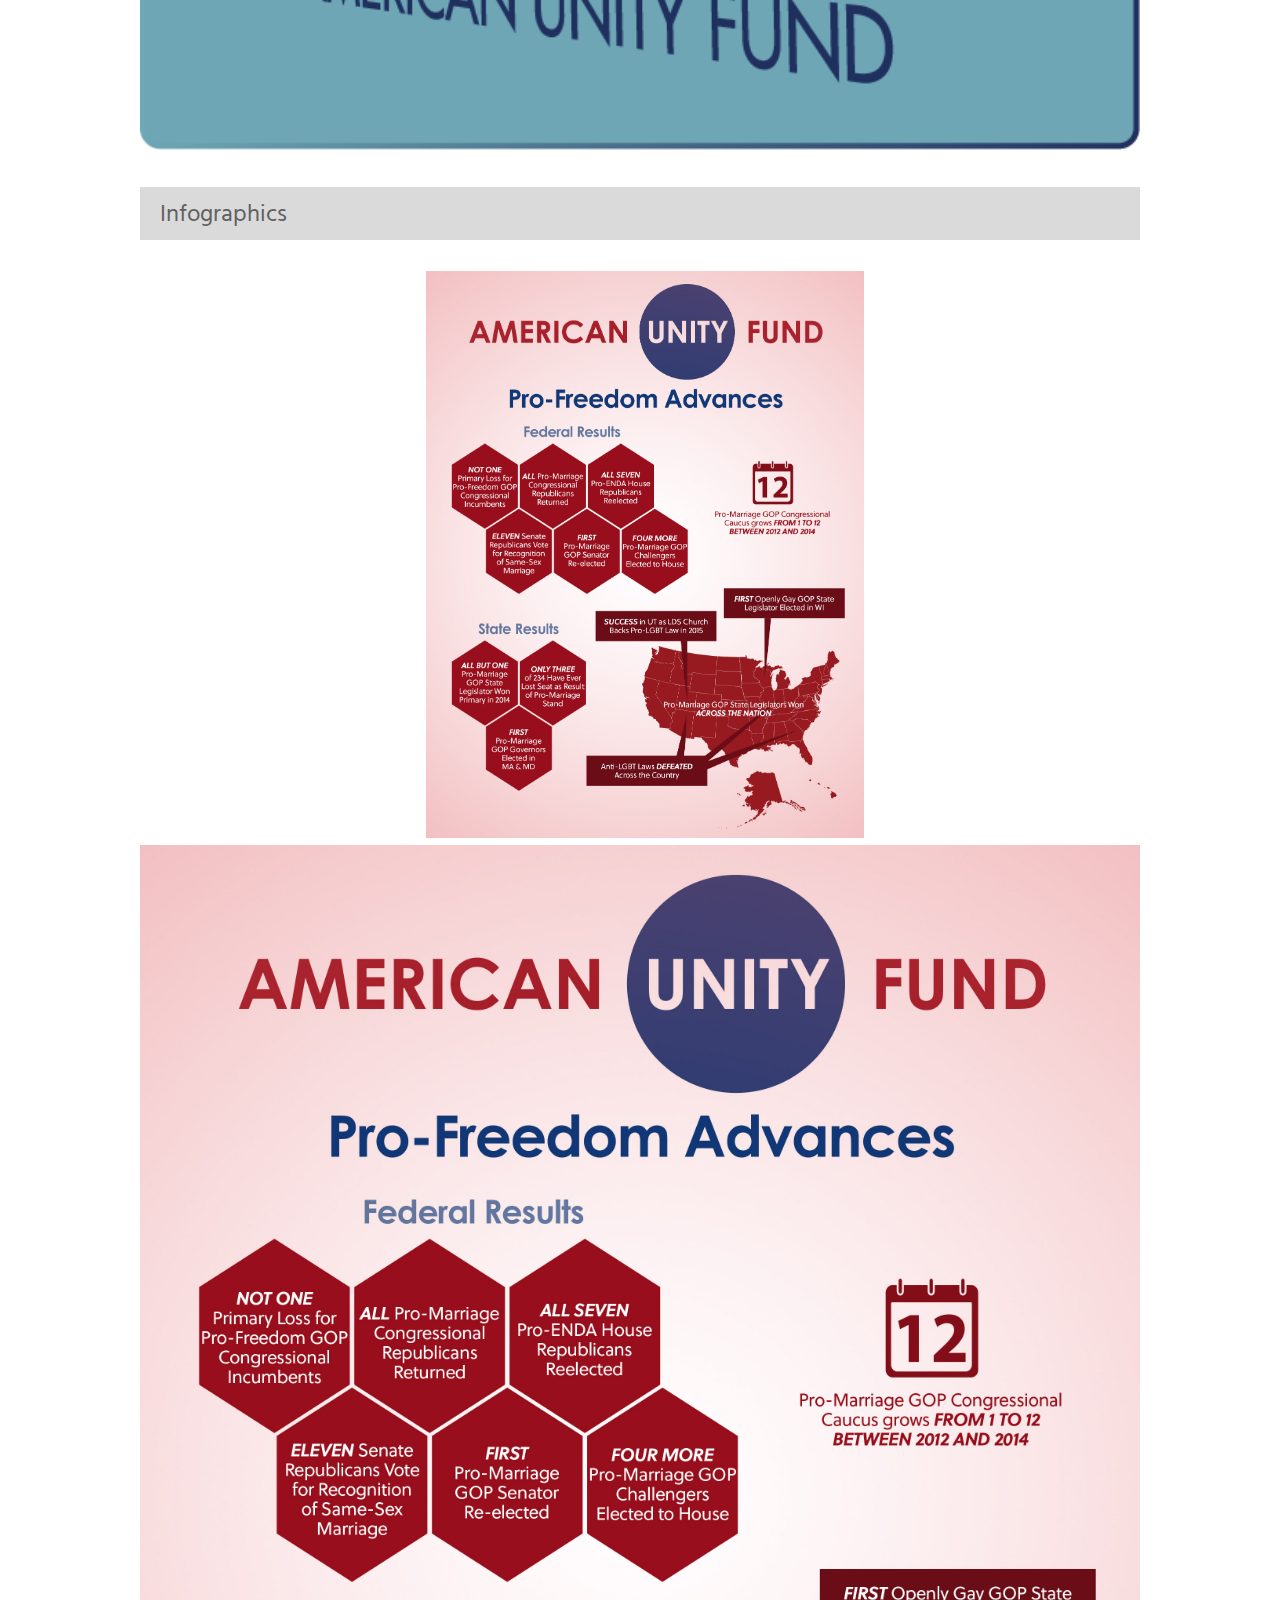
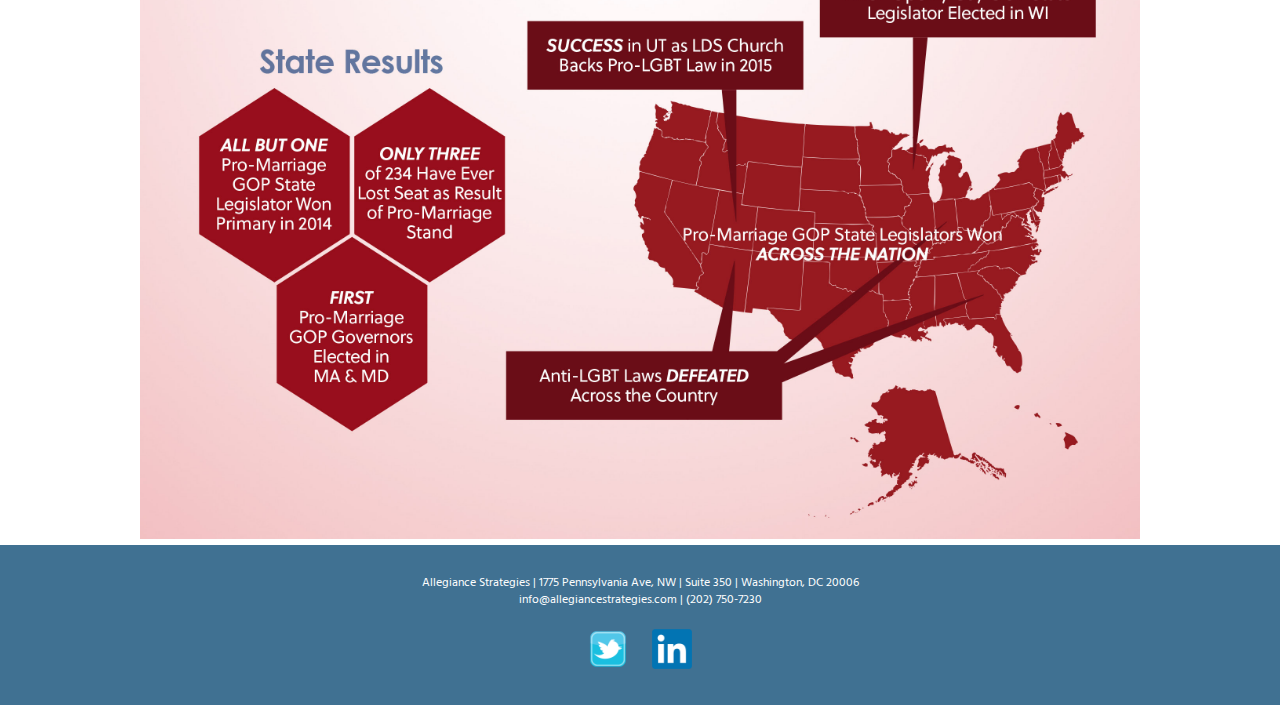
<file: digital.html>
<!DOCTYPE html>
<html lang="en">
	<head>
    	<meta charset="utf-8">
    	<meta name="description" content="Allegiance Strategies, LLC is a niche public affairs consulting firm focused on helping clients achieve a pro-growth, competitive, and inclusive America.">

		<title>Digital</title>
		<link href='https://fonts.googleapis.com/css?family=Hind+Siliguri:400,700,500' rel='stylesheet' type='text/css'>
		<link rel="icon" type="image/png" href="images/allstrat_logo_favicon.png">

		<!-- Latest compiled and minified CSS -->
		<link rel="stylesheet" href="https://maxcdn.bootstrapcdn.com/bootstrap/3.3.6/css/bootstrap.min.css" integrity="sha384-1q8mTJOASx8j1Au+a5WDVnPi2lkFfwwEAa8hDDdjZlpLegxhjVME1fgjWPGmkzs7" crossorigin="anonymous">
		<meta name="viewport" content="width=device-width, initial-scale=1">
		<!-- external CSS link -->
		<link rel="stylesheet" href="css/reset.css">
		<link rel="stylesheet" href="css/style.css">

		
	</head>
	<body>
		<div class="container">
				<header>
					<a id="logo" href="index.html"><img src="images/allstrat_logo.png" alt="Allegiance Logo"></a>
					<nav>
						<ul class="main_menu">
							<li class="hamburger"><div class="line"></div><div class="line"></div><div class="line"></div></li>
							<li><a href="about.html" alt="about" class="dropdown">About</a>
								<ul>
									<a href="our.team.html"><li class="sub">Our Team</li></a>
								</ul>
							</li>
							<li>
								<a class="dropdown">Departments</a>
								<ul>
									<a href="advocacy.html"><li class="sub">Advocacy</li></a>
									<a href="development.html"><li class="sub">Development</li></a>
									<a href="digital.html"><li class="sub">Digital</li></a>
									<a href="events.html"><li class="sub">Events</li></a>
								</ul>
							</li>
							<li><a href="careers.html">Careers</a></li>
							<li><a href="contact.us.html">Contact Us</a></li>
							
						</ul>

					</nav>

				</header>
				<section id="digital">
					<h1>Digital</h1>
					<p>We create websites, execute social media plans, and design graphics for all of your needs.<br>
						<a href="images/allegiance digital one pager.pdf" alt="Allegiance Digital one pager">Click here for more information.</a></p>
					<h2>Facebook graphics</h2>
				
			
				
				
<div id="graphics" class="carousel slide" data-ride="carousel">
  <!-- Indicators -->
  <ol class="carousel-indicators">
    <li data-target="#graphics" data-slide-to="0" class="active"></li>
    <li data-target="#graphics" data-slide-to="1"></li>
    <li data-target="#graphics" data-slide-to="2"></li>
  </ol>

  <!-- Wrapper for slides -->
  <div class="carousel-inner" role="listbox">
	    <div class="item active">
	      <img src="images/array/Haley.jpg" alt="Nikki Haley">
	    </div>

	    <div class="item">
	      <img src="images/array/Margaret quote.jpg" alt="Margaret Hoover">
	  	</div>

      <div class="item">
      		<img src="images/array/McKinnon.jpg" alt="McKinnon">
  		</div>

      <div class="item">
      	<img src="images/array/delegates post-IA.jpg" alt="Delegates">
    	</div>

    	<div class="item">
      	<img src="images/array/rice.jpg" alt="Condoleezza Rice">
    	</div>

    	<div class="item">
      	<img src="images/array/NH primary.jpg" alt="Condoleezza Rice">
    	</div>

    	<div class="item">
      	<img src="images/array/Cleveland.jpg" alt="Condoleezza Rice">
    	</div>
 </div>

  <!-- Controls -->
	  <a class="left carousel-control" href="#graphics" role="button" data-slide="prev">
	    <span class="glyphicon glyphicon-chevron-left" aria-hidden="true"></span>
	    <span class="sr-only">Previous</span>
	  </a>
	  <a class="right carousel-control" href="#graphics" role="button" data-slide="next">
	    <span class="glyphicon glyphicon-chevron-right" aria-hidden="true"></span>
	    <span class="sr-only">Next</span>
	  </a>
</div>



	<h2>Logo design</h2>
	<div class="logos">

		<button type="button" class="btn btn-primary" data-toggle="modal" data-target="#Platform_Reform"><img src="images/Platform Reform logo 4.png" alt="Platform Reform logo" class="logo_design" id="PR_logo"></button>

		<div class="modal fade" id="Platform_Reform" tabindex="-1" role="dialog" aria-labelledby="myLargeModalLabel">
		  <div class="modal-dialog modal-lg">
		    <div class="modal-content">
		      <img src="images/Platform Reform logo 4.png" alt="Platform Reform logo" class="logo_design" id="PR_logo">
		    </div>
		  </div>
		</div>


		<button type="button" class="btn btn-primary" data-toggle="modal" data-target="#AUC"><img src="images/AUC logo FINAL.png" alt="American Unity Conference 2016 logo" class="logo_design" id="AUC_logo"></button>

		<div class="modal fade" id="AUC" tabindex="-1" role="dialog" aria-labelledby="myLargeModalLabel">
		  <div class="modal-dialog modal-lg">
		    <div class="modal-content">
		      <img src="images/AUC logo FINAL.png" alt="American Unity Conference 2016 logo" class="logo_design" id="AUC_logo">
		    </div>
		  </div>
		</div>

	</div>


	<h2>Infographics</h2>
	<div class='infographics'>

		<button type="button" class="btn btn-primary" data-toggle="modal" data-target="#Advances" id="advances"><img src="images/Pro-Freedom Benchmarks4.jpg" alt="Pro-Freedom Advances Infographic" id="benchmarks"></button>

		<div class="modal fade" id="Advances" tabindex="-1" role="dialog" aria-labelledby="myLargeModalLabel">
		  <div class="modal-dialog modal-lg">
		    <div class="modal-content">
		      <img src="images/Pro-Freedom Benchmarks4.jpg" alt="Pro-Freedom Advances Infographic" id="benchmarks">
		    </div>
		  </div>
		</div>

	</div>

</section>

</div>



	<footer>
			
				<h4>Allegiance Strategies  |  1775 Pennsylvania Ave, NW  |  Suite 350  |  Washington, DC 20006<br> info@allegiancestrategies.com  |  (202) 750-7230</h4>
				<a href="http://www.twitter.com/allstratllc"><img src="images/twitter.png" alt="twitter"></a>
				<a href="https://www.linkedin.com/company/allegiance-strategies-llc"><img src="images/LinkedIn.png"></a>
			
	</footer>

		<script src="https://ajax.googleapis.com/ajax/libs/jquery/1.10.2/jquery.min.js" type="text/javascript"></script>
		<script src="https://maxcdn.bootstrapcdn.com/bootstrap/3.3.6/js/bootstrap.min.js"></script>
		<script src="js/scripts.js" type="text/javascript"></script>
</body>
</html>
</file>
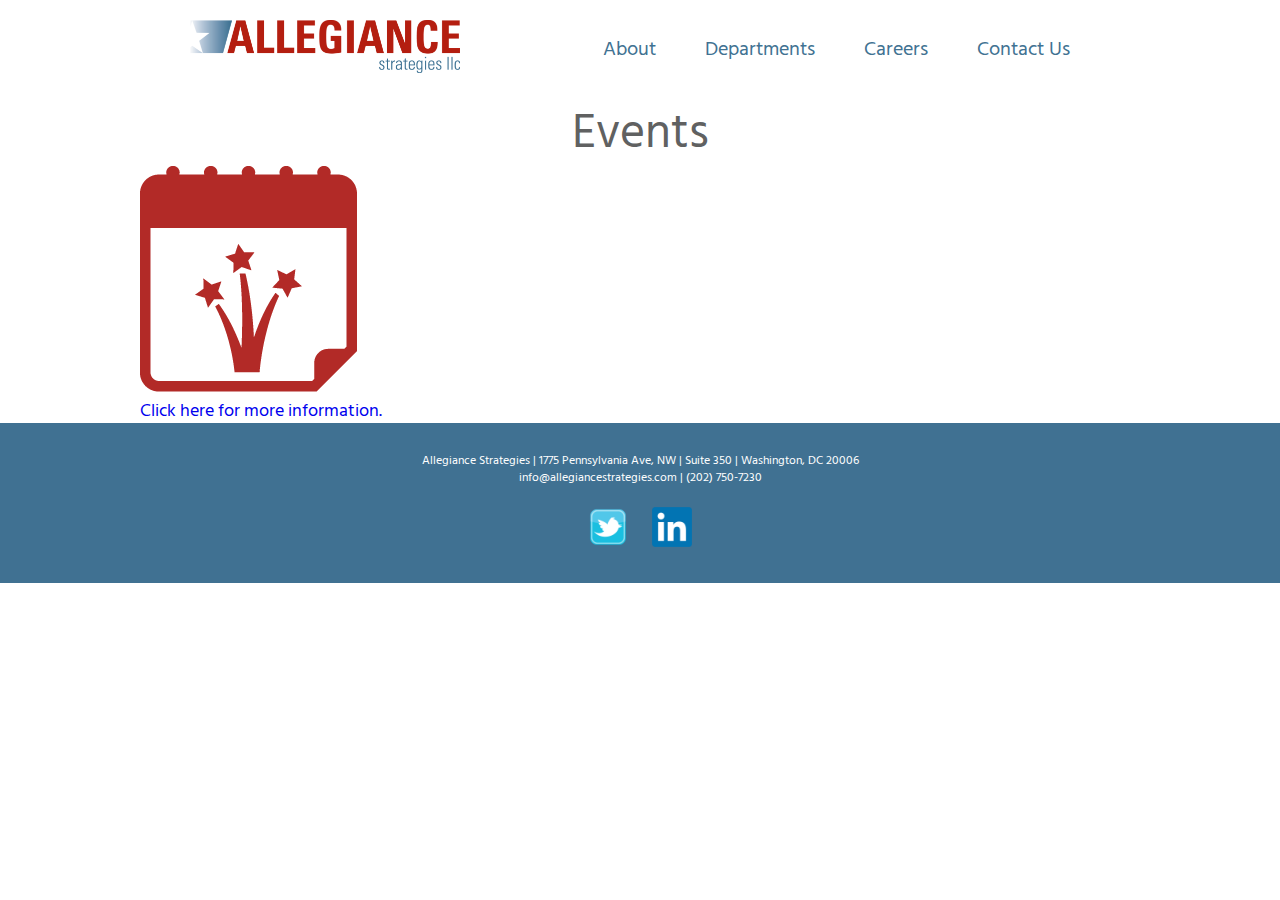
<file: events.html>
<!DOCTYPE html>
<html lang="en">
	<head>
    	<meta charset="utf-8">
    	<meta name="description" content="Allegiance Strategies, LLC is a niche public affairs consulting firm focused on helping clients achieve a pro-growth, competitive, and inclusive America.">

		<title>Events</title>
		<link href='https://fonts.googleapis.com/css?family=Hind+Siliguri:400,700,500' rel='stylesheet' type='text/css'>
		<link rel="icon" type="image/png" href="images/allstrat_logo_favicon.png">

		<!-- Latest compiled and minified CSS -->
		<link rel="stylesheet" href="https://maxcdn.bootstrapcdn.com/bootstrap/3.3.6/css/bootstrap.min.css" integrity="sha384-1q8mTJOASx8j1Au+a5WDVnPi2lkFfwwEAa8hDDdjZlpLegxhjVME1fgjWPGmkzs7" crossorigin="anonymous">
		<meta name="viewport" content="width=device-width, initial-scale=1">
		<!-- external CSS link -->
		<link rel="stylesheet" href="css/reset.css">
		<link rel="stylesheet" href="css/style.css">

		
	</head>
	<body>
		<div class="container">
				<header>
					<a id="logo" href="index.html"><img src="images/allstrat_logo.png" alt="Allegiance Logo"></a>
					<nav>
						<ul class="main_menu">
							<li class="hamburger"><div class="line"></div><div class="line"></div><div class="line"></div></li>
							<li><a href="about.html" alt="about" class="dropdown">About</a>
								<ul>
									<a href="our.team.html"><li class="sub">Our Team</li></a>
								</ul>
							</li>
							<li>
								<a class="dropdown">Departments</a>
								<ul>
									<a href="advocacy.html"><li class="sub">Advocacy</li></a>
									<a href="development.html"><li class="sub">Development</li></a>
									<a href="digital.html"><li class="sub">Digital</li></a>
									<a href="events.html"><li class="sub">Events</li></a>
								</ul>
							</li>
							<li><a href="careers.html">Careers</a></li>
							<li><a href="contact.us.html">Contact Us</a></li>
							
						</ul>

					</nav>

				</header>
				<section id="events">
					<h1>Events</h1>
					<img src="images/dev_images/events.png">
					<p><a href="images/allegiance events one pager.pdf" alt="Allegiance Events one pager">Click here for more information.</a></p>
				
				</section>
		</div>



	<footer>
			
				<h4>Allegiance Strategies  |  1775 Pennsylvania Ave, NW  |  Suite 350  |  Washington, DC 20006<br> info@allegiancestrategies.com  |  (202) 750-7230</h4>
				<a href="http://www.twitter.com/allstratllc"><img src="images/twitter.png" alt="twitter"></a>
				<a href="https://www.linkedin.com/company/allegiance-strategies-llc"><img src="images/LinkedIn.png"></a>
			
	</footer>

		<script src="https://ajax.googleapis.com/ajax/libs/jquery/1.10.2/jquery.min.js" type="text/javascript"></script>
		<script src="https://maxcdn.bootstrapcdn.com/bootstrap/3.3.6/js/bootstrap.min.js"></script>
		<script src="js/scripts.js" type="text/javascript"></script>
</body>
</html>
</file>
<file: css/style.css>
.clearfix:after {
    visibility: hidden;
    display: block;
    font-size: 0;
    content: " ";
    clear: both;
    height: 0;
    }
* html .clearfix             { zoom: 1; } /* IE6 */
*:first-child+html .clearfix { zoom: 1; } /* IE7 */

html {
  box-sizing: border-box;
}
*, *:before, *:after {
  box-sizing: inherit;
}


/******************************************
/* BASE STYLES
/*******************************************/

body {
  color: #1c1c1c;
  font-size: 16px;
  line-height: 1.4;
  color: #606161;
  font-family: 'Hind Siliguri', sans-serif;
  font-weight: 400;
}

.container {
width: 100%;
max-width: 1000px;
margin: 0 auto;
clear:both;
}


a {
  text-decoration: none;
}

header {
  padding: 2% 3%;
  margin: 0 2%;
  overflow: hidden;
}

header img {
  width: 30%;
}

header nav {
  float: right;
  margin-top: 15px;
}
header nav ul li {
  display: inline-block;
  margin: 0 10px 0 15px;
  font-size: 1.25em;
  text-decoration: none;
}

header nav ul li a {
  color: #417292;
  padding: 0 10px;
  display: block;
}
nav a:hover {
  background: #407192;
  color: white;
  padding: 0 10px 0 10px;
  text-decoration: none;
}

nav ul > li ul   { 
  background: #407192; 
  solid #000; 
  display: none; 
  margin: 0;
  position: absolute; 
  z-index: 1000;
      -moz-box-shadow: 2px 2px 4px #999;
   -webkit-box-shadow: 2px 2px 4px #999;
           box-shadow: 2px 2px 4px #999; 
}

nav ul > li li { 
  float: none;
  font-size: 18px;
  color: white; 
}

nav ul > li li a { 
  color: white; 
  display: block; 
  margin: 0 1px; 
  padding: 12px 7px 12px 15px; 
}

nav ul > li:hover ul { 
 display: block;
 padding: 8px 7px 8px 0; 
}

nav ul > li li:hover   { 
  background: #407192; 
  text-decoration: underline;
}

nav .line{
  width: 2.5em;
  height: .25em;
  background: black;
  border-radius: 1em;
  margin-top: .25em;
}

nav li.hamburger {
  float: right;
  display: none;
  cursor: pointer;
}

nav .line:first-of-type{
  margin-top:.7em;
}


h1 {
  font-size: 3em;
  text-align: center;
}

h2 {
  font-size: 1.5em;
}

h4 {
  font-size: .75em;
}

p{
  color: #2d2d2d;
  font-size: 1.1em;
}

/******************************************
/* HOME PAGE
/*******************************************/

.description {
  color: white;
  font-size: 1.5em;
  background-color: rgba(152, 153, 153, .5);
  padding: 20px 10px;
  text-align: center;
}

.graphic {
  background: url(../images/US_Capitol_Building,_East_side_steps_and_dome.jpg) no-repeat center #131e27;
  height: 400px;
  background-size: cover;
  padding: 100px 100px;
}

.advocacy, .development, .digital, .events{
  width: 24%;
  display: inline-block;
  text-align: center;
  margin: 40px 0;
}
.advocacy img, .development img, .digital img, .events img {
  width: 200px;
  margin: auto;
}

p.tj_quote {
  color: white;
  font-size: 1.1em;
  padding: 5% 50% 10% 50px;
}

article {
  background: url(../images/thomas-jefferson.jpg) no-repeat center #131e27;
  height: 400px;
  background-size: cover;
}

footer {
  text-align: center;
  background-color: #407192;
  padding: 30px 0;
  color: white;
}

footer img {
  width: 60px;
  padding: 20px 10px 0 10px;
}

footer img:hover {
  opacity: 50%;
}

/******************************************
/* ABOUT PAGE
/*******************************************/

.body_about {
  padding: 0px 25px 15px 25px;
  overflow: hidden;
} 
#descriptions {
  display: flex;
  flex-direction: row;
  flex-wrap: wrap;
  flex-basis: 30%;
  align-items: center;
  justify-content: center;
}

.client_description {
    height: 250px; 
    width: 300px; 
    position: relative;
}

.client_description img {
    max-height: 100%;  
    max-width: 100%; 
    width: auto;
    height: auto;
    position: absolute;  
    top: 0;  
    bottom: 0;  
    left: 0;  
    right: 0;  
    margin: auto;
    padding: 0 30px;
    opacity:0.5;
} 

.client_description img:hover {
  opacity: 1.0;
}

.body_about h1 {
  margin: 20px 0;
}

#clients h2 {
  padding-top: 15px;
  font-size: 1em;
}

#clients div {
  padding-bottom: 20px;
}

#AllStrat_description {
  padding-bottom: 50px;
}


/******************************************
/* DIGITAL PAGE
/*******************************************/

 
#digital p {
  margin: 30px 30px;
  text-align: center;
}

#digital h2 {
  padding: 10px 20px;
  background: #dadada;
  margin: 30px 0;
}

#graphics {
  width: 500px !important;
  margin: auto;
  margin-bottom: 60px;
}

#graphics img {
  width: 100%;
}

.logo_design {
  width: 40%;
}

.logos {
  padding-bottom: 30px;
  display: inline;
}

.btn-primary {
  background-color: white;
  border: none;
  width: 45%;
  margin-bottom: 30px;
}

.btn-primary:hover {
  background-color: #dadada;
}

#PR_logo {
    margin: 0 0;
    vertical-align: 250%;
    width: 100%;
  }

#AUC_logo {
    margin: 0 0;
    width: 100%;
}

#benchmarks {
  width: 100%;
}

.infographics {
  margin: auto;
}

#advances {
  margin: 0 28%;
}


/******************************************
/* ADVOCACY PAGE
/*******************************************/

.readtax, .readimmigration, .readlgbt, .readenergy, .readestatetax, .readinvestment, .readmessaging, .readtech, .readwater, .readschool. .readgiving {
  cursor: pointer;
}

.hide {
  display: none;
}

#map {
  height: 500px no-repeat; 
  width: 70%;
}

.lgbt, .immigration, .taxReform, .energy, .estatetax, .investment, .messaging, .technology, .water, .schools, .giving{
  width: 24%;
  display: inline-block;
  text-align: center;
  margin: 40px 0;
}
.lgbt img, .immigration img, .taxReform img, .energy img, .estatetax img, .investment img, .messaging img, .technology img, .water img, .schools img, .giving img {
  width: 150px;
  margin: auto;
}

#advocacy h1 {
  padding-bottom: 20px;
}
#advocacy h2 {
  background-color: #dadada;
  padding: 10px 20px;
}

#advocacy h3 {
  font-size: 1.2em;
}

#advocacy h4 {
  font-size: 1em;
}

#advocacy p {
  font-size: 1em;
}

/******************************************
/* CONTACT US PAGE
/*******************************************/

#first {
  margin-bottom: 10px;
}


#submit {
  background-color: #b32317;
  color: white;
  font-size: 1em;
}

#contact {
  margin: 0 10%;
}

#contact p {
  padding: 20px 0;
  text-align: center;
}

/******************************************
/* OUR TEAM PAGE
/*******************************************/

.col-md-8 h2 {
  background: #dadada;
  padding-left: 5px;
}

.img-rounded {
  border: 3px solid #dadada;
}

.row {
  margin-bottom: 20px;
}

.row p {
  font-size: .9em;
}

.row img:hover {
  opacity: 50%;
}

#erika_headshot, #keeley_headshot, #kathleen_headshot {
  margin-left: 15%;
}

/******************************************
/* DEVELOPMENT PAGE
/*******************************************/

#myTabs {
  margin-bottom: 200px;
}

#development p {
  margin-bottom: 50px;
}

.tab-pane {
  padding-top: 30px;
}

.tab-content {
  margin: auto;
  height: 200px;
  width: 70%;
}

.nav.nav-pills {
  margin: auto;
  background-color: #dadada;
  text-align: center;
  padding-left: 25%;
}

.nav-pills a {
  color: #b32317;
}

.nav-pills>li.active>a, .nav-pills>li.active>a:focus, .nav-pills>li.active>a:hover {
  background-color: #b32317;
}

#development p {
  padding-left: 10px;
  text-align: center;
  margin-top: 20px;
}

.tab-pane img {
  padding-top: 20px;
  margin: 0 33%;
  width: 25%;
}

/******************************************
/* CAREERS PAGE
/*******************************************/

#careers {
  margin-bottom: 450px;
}

#careers p {
  margin-top: 30px;
  text-align: center;
}

/******************************************
/* DAESH PAGE
/*******************************************/

#call_them_daesh {
  margin-bottom: 100px;
}

#daesh_description {
  margin-top: 25px;
}

#Daesh_img {
  float: right;
  width: 350px;
  margin-top: 30px;
}

/******************************************
/* MEDIA QUERY
/*******************************************/

@media screen and (max-width: 865px) {

header nav li:first-child {
    display: inline-block;
  }

header nav li {
  display: inline-block;
}

header nav ul {
  width: 150px;
  height: 44px;
  overflow: hidden;
  transition: height 1s ease;
 }


.appear {
    height: 300px;
  }

nav ul > li ul   { 
  background: white;  
  display: block; 
  margin: 0;
  position: relative; 
  z-index: 1000;
      -moz-box-shadow: none;
   -webkit-box-shadow: none;
           box-shadow: none; 
}

nav ul > li:hover ul { 
 display: block;
 padding: 0 0; 
}

nav a:hover {
  background: white;
  color: #417292;
  padding: 0 10px 0 10px;
  text-decoration: none;
}

nav ul > li li:hover   { 
  background: white; 
}

nav ul > li li { 
  float: none;
  font-size: 18px;
  color: #417292; 
}

nav ul > li li a { 
  color: #417292; 
  display: inline; 
  margin: 0 1px; 
  padding: 12px 25px 0px 15px; 
}

nav ul > li li a .sub{ 
  color: #417292; 
  display: inline; 
  margin: 0 1px; 
  padding: 0 0;
}

header nav ul li a {
    color: #417292;
    padding: 0 0;
}

.main_menu ul {
  height: auto;
}

p.tj_quote {
  color: white;
  font-size: 1em;
  padding: 10% 35% 15% 20px;
}

.nav.nav-pills {
    margin: auto;
    background-color: #dadada;
    text-align: center;
    padding: 0 6%;
}


/******************************************
/* SMALLER MEDIA QUERY
/*******************************************/

@media screen and (max-width: 720px) {

section.digital, section.development, section.advocacy {
  width: 100%;
}

section.lgbt, section.immigration, section.taxReform {
  width: 100%;
}

p.tj_quote {
  color: white;
  font-size: 1em;
  padding: 15% 20px;
}

.nav.nav-pills {
    margin: auto;
    background-color: #dadada;
    text-align: center;
    padding: 0 30%;
}

.nav-pills>li {
  float: none;
}

#our_team img {
  display: none;
}

.bios {
  width: 100%;
}


/******************************************
/* MOBILE MEDIA QUERY
/*******************************************/

@media screen and (max-width: 375px) {

#AllStrat_description {
  width: 100%;
  margin-bottom: 20px;
  padding: 10px 15px 15px 15px;
  margin-top: 0;
  float: none;
  margin-left: 0;
}

.nav-pills>li {
  float: none;
}

.nav.nav-pills {
    margin: auto;
    background-color: #dadada;
    text-align: center;
    padding: 0 0;
}

#our_team img {
  display: none;
}

.bios {
  width: 100%;
}
.graphic {
  padding: 0 0;
}

}

@media screen and (max-width: 500px) {
#graphics {
  width: 100% !important;
  margin: auto;
  margin-bottom: 60px;
}

}
</file>
